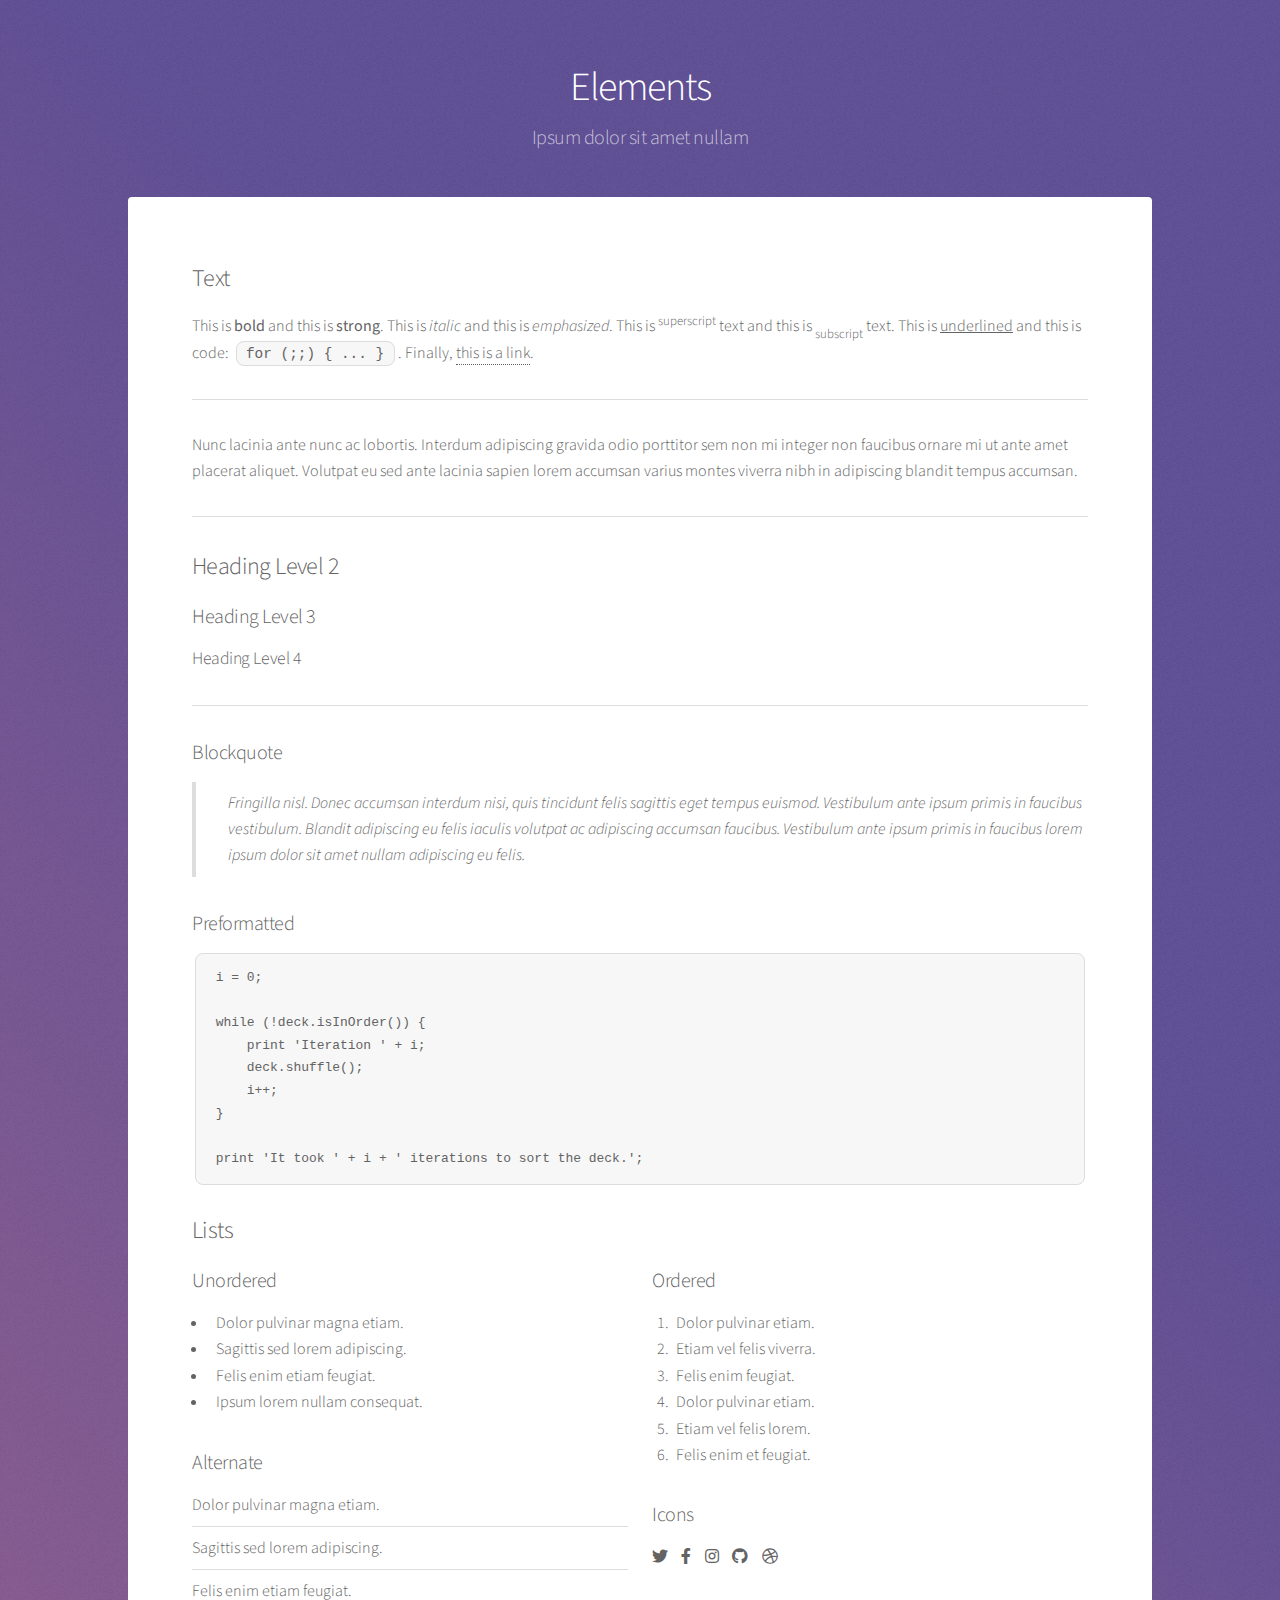
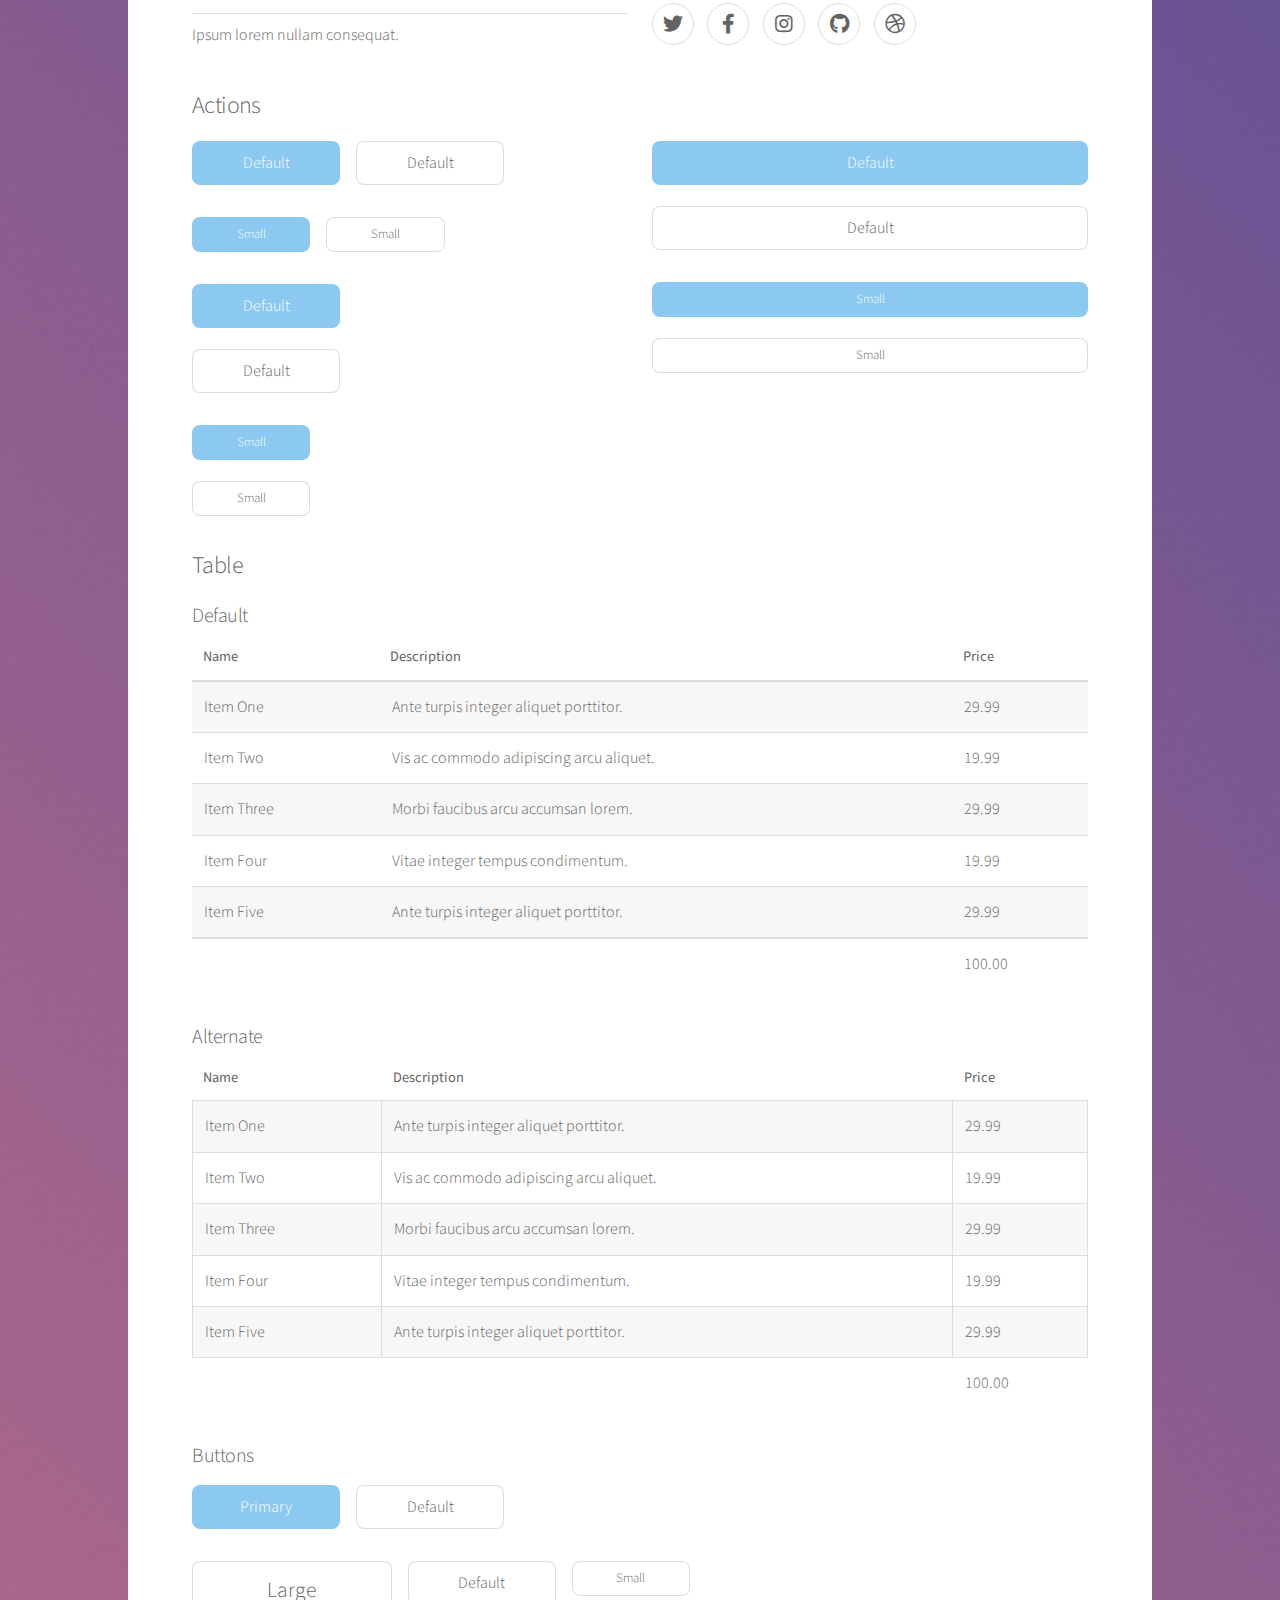
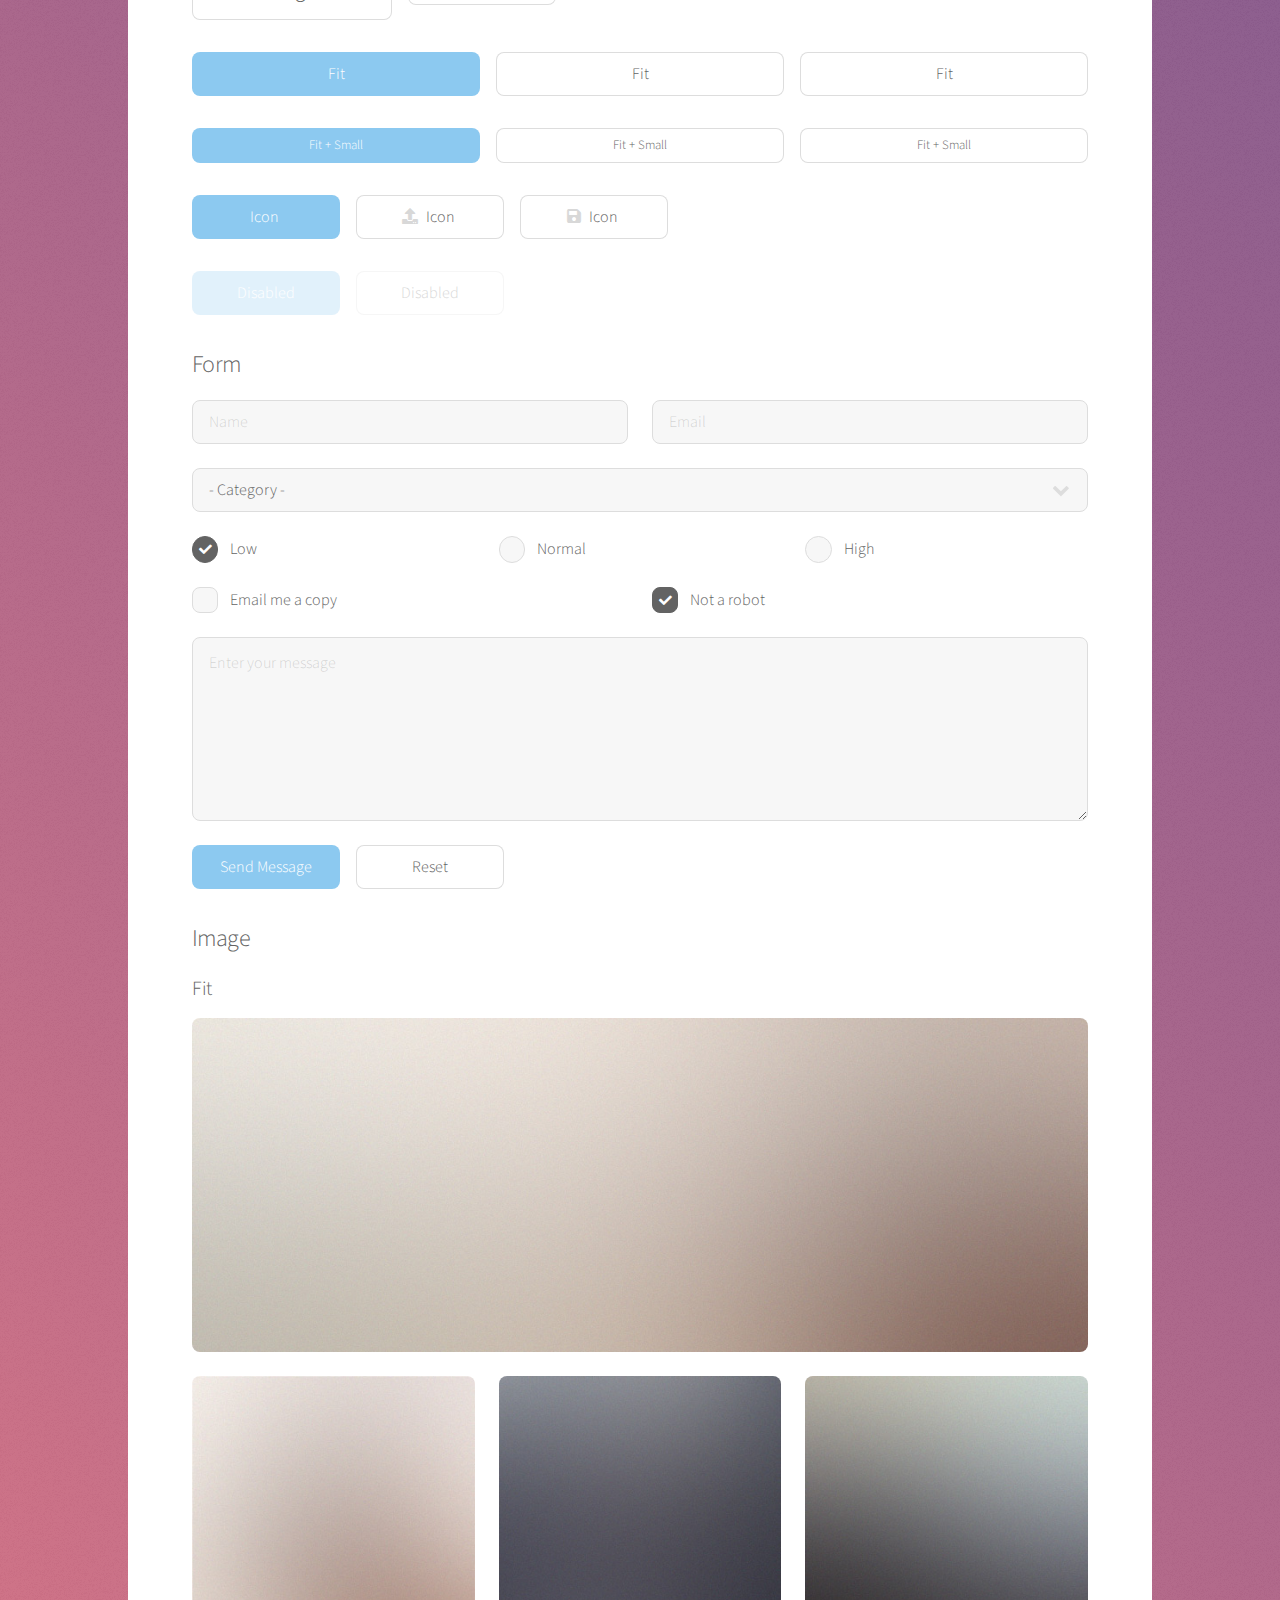
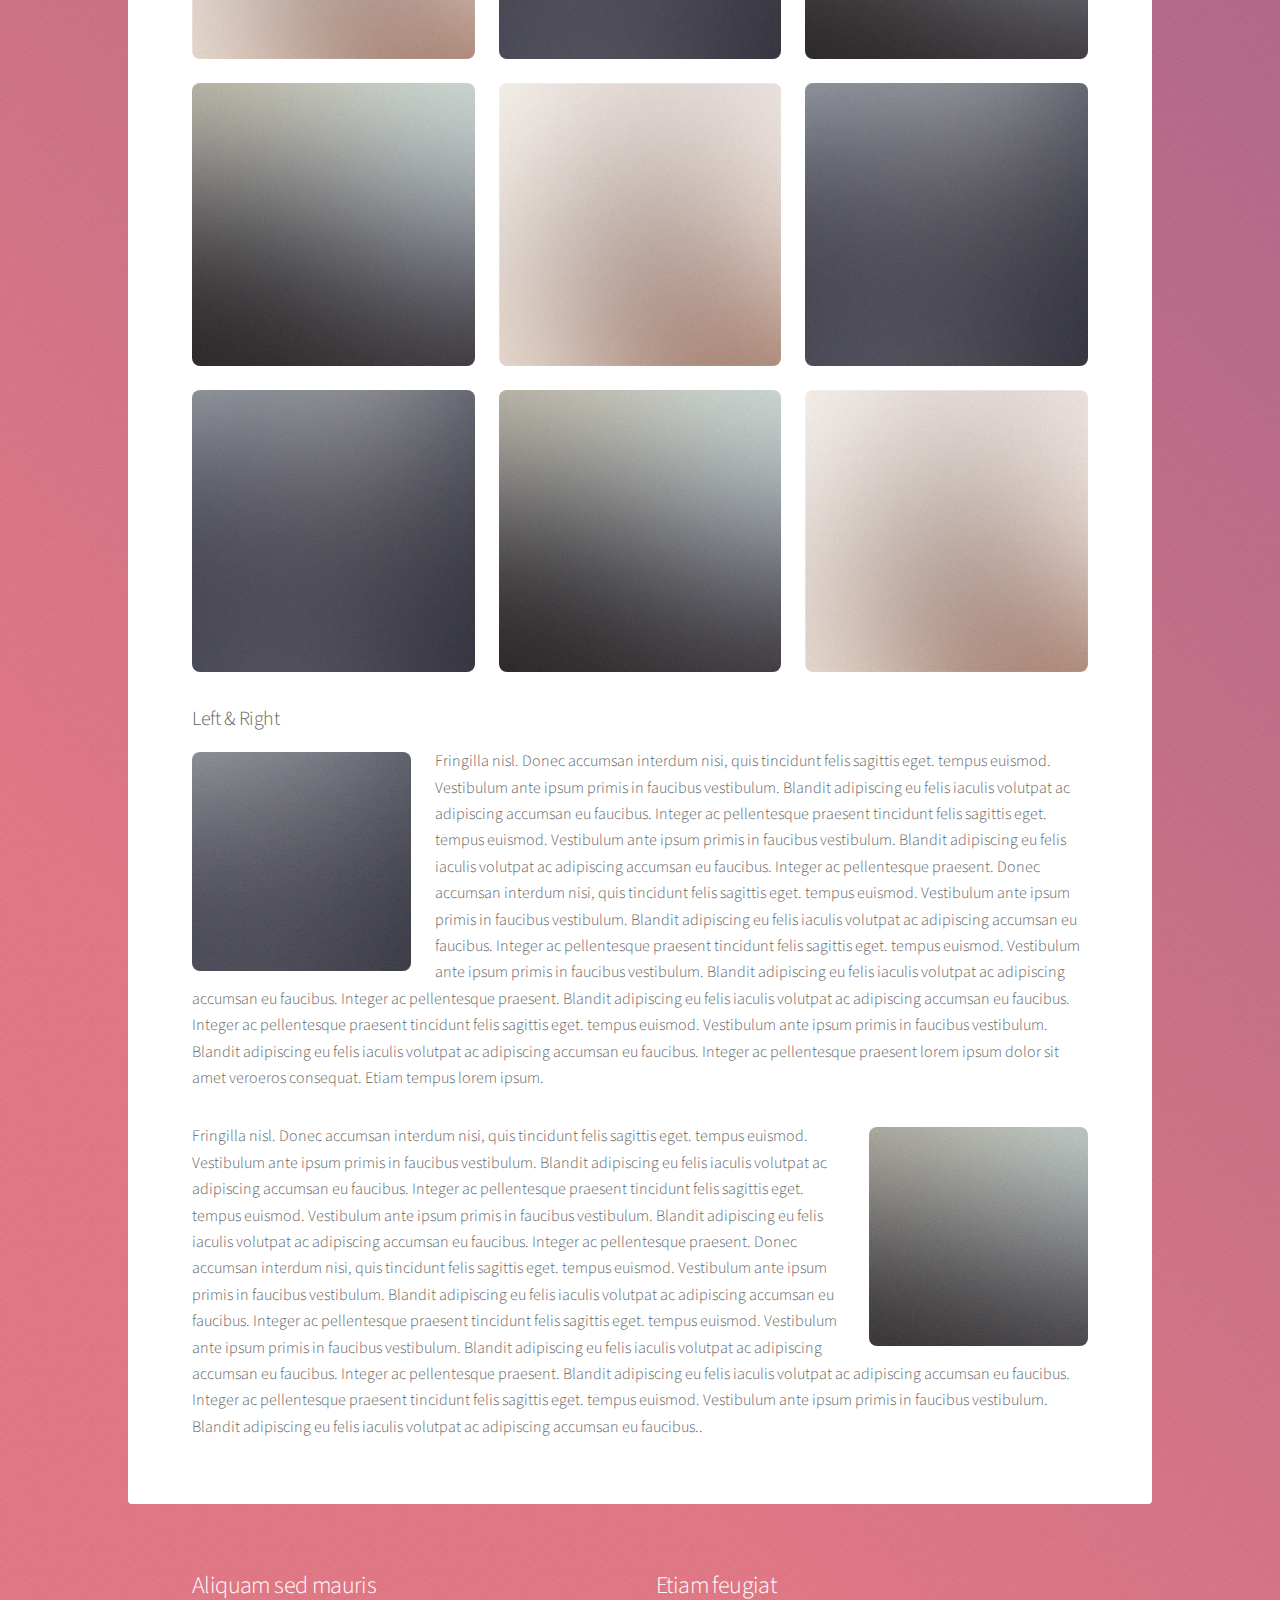
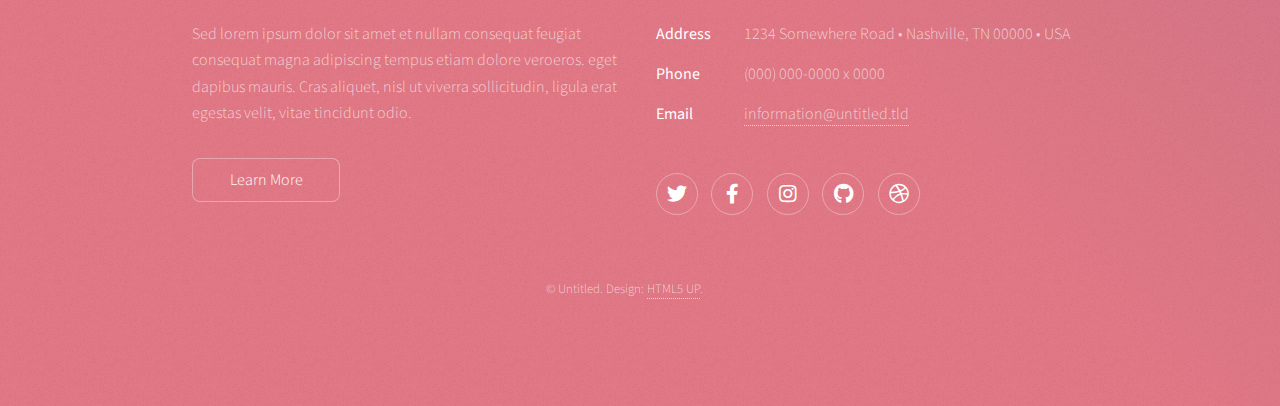
<file: elements.html>
<!DOCTYPE HTML>
<!--
	Stellar by HTML5 UP
	html5up.net | @ajlkn
	Free for personal and commercial use under the CCA 3.0 license (html5up.net/license)
-->
<html>
	<head>
		<title>Elements - Stellar by HTML5 UP</title>
		<meta charset="utf-8" />
		<meta name="viewport" content="width=device-width, initial-scale=1, user-scalable=no" />
		<link rel="stylesheet" href="assets/css/main.css" />
		<noscript><link rel="stylesheet" href="assets/css/noscript.css" /></noscript>
	</head>
	<body class="is-preload">

		<!-- Wrapper -->
			<div id="wrapper">

				<!-- Header -->
					<header id="header">
						<h1>Elements</h1>
						<p>Ipsum dolor sit amet nullam</p>
					</header>

				<!-- Main -->
					<div id="main">

						<!-- Content -->
							<section id="content" class="main">

								<!-- Text -->
									<section>
										<h2>Text</h2>
										<p>This is <b>bold</b> and this is <strong>strong</strong>. This is <i>italic</i> and this is <em>emphasized</em>.
										This is <sup>superscript</sup> text and this is <sub>subscript</sub> text.
										This is <u>underlined</u> and this is code: <code>for (;;) { ... }</code>. Finally, <a href="#">this is a link</a>.</p>
										<hr />
										<p>Nunc lacinia ante nunc ac lobortis. Interdum adipiscing gravida odio porttitor sem non mi integer non faucibus ornare mi ut ante amet placerat aliquet. Volutpat eu sed ante lacinia sapien lorem accumsan varius montes viverra nibh in adipiscing blandit tempus accumsan.</p>
										<hr />
										<h2>Heading Level 2</h2>
										<h3>Heading Level 3</h3>
										<h4>Heading Level 4</h4>
										<hr />
										<h3>Blockquote</h3>
										<blockquote>Fringilla nisl. Donec accumsan interdum nisi, quis tincidunt felis sagittis eget tempus euismod. Vestibulum ante ipsum primis in faucibus vestibulum. Blandit adipiscing eu felis iaculis volutpat ac adipiscing accumsan faucibus. Vestibulum ante ipsum primis in faucibus lorem ipsum dolor sit amet nullam adipiscing eu felis.</blockquote>
										<h3>Preformatted</h3>
										<pre><code>i = 0;

while (!deck.isInOrder()) {
    print 'Iteration ' + i;
    deck.shuffle();
    i++;
}

print 'It took ' + i + ' iterations to sort the deck.';</code></pre>
									</section>

								<!-- Lists -->
									<section>
										<h2>Lists</h2>
										<div class="row">
											<div class="col-6 col-12-medium">
												<h3>Unordered</h3>
												<ul>
													<li>Dolor pulvinar magna etiam.</li>
													<li>Sagittis sed lorem adipiscing.</li>
													<li>Felis enim etiam feugiat.</li>
													<li>Ipsum lorem nullam consequat.</li>
												</ul>
												<h3>Alternate</h3>
												<ul class="alt">
													<li>Dolor pulvinar magna etiam.</li>
													<li>Sagittis sed lorem adipiscing.</li>
													<li>Felis enim etiam feugiat.</li>
													<li>Ipsum lorem nullam consequat.</li>
												</ul>
											</div>
											<div class="col-6 col-12-medium">
												<h3>Ordered</h3>
												<ol>
													<li>Dolor pulvinar etiam.</li>
													<li>Etiam vel felis viverra.</li>
													<li>Felis enim feugiat.</li>
													<li>Dolor pulvinar etiam.</li>
													<li>Etiam vel felis lorem.</li>
													<li>Felis enim et feugiat.</li>
												</ol>
												<h3>Icons</h3>
												<ul class="icons">
													<li><a href="#" class="icon brands fa-twitter"><span class="label">Twitter</span></a></li>
													<li><a href="#" class="icon brands fa-facebook-f"><span class="label">Facebook</span></a></li>
													<li><a href="#" class="icon brands fa-instagram"><span class="label">Instagram</span></a></li>
													<li><a href="#" class="icon brands fa-github"><span class="label">GitHub</span></a></li>
													<li><a href="#" class="icon brands fa-dribbble"><span class="label">Dribbble</span></a></li>
												</ul>
												<ul class="icons">
													<li><a href="#" class="icon brands alt fa-twitter"><span class="label">Twitter</span></a></li>
													<li><a href="#" class="icon brands alt fa-facebook-f"><span class="label">Facebook</span></a></li>
													<li><a href="#" class="icon brands alt fa-instagram"><span class="label">Instagram</span></a></li>
													<li><a href="#" class="icon brands alt fa-github"><span class="label">GitHub</span></a></li>
													<li><a href="#" class="icon brands alt fa-dribbble"><span class="label">Dribbble</span></a></li>
												</ul>
											</div>
										</div>
										<h2>Actions</h2>
										<div class="row">
											<div class="col-6 col-12-medium">
												<ul class="actions">
													<li><a href="#" class="button primary">Default</a></li>
													<li><a href="#" class="button">Default</a></li>
												</ul>
												<ul class="actions small">
													<li><a href="#" class="button primary small">Small</a></li>
													<li><a href="#" class="button small">Small</a></li>
												</ul>
												<ul class="actions stacked">
													<li><a href="#" class="button primary">Default</a></li>
													<li><a href="#" class="button">Default</a></li>
												</ul>
												<ul class="actions stacked">
													<li><a href="#" class="button primary small">Small</a></li>
													<li><a href="#" class="button small">Small</a></li>
												</ul>
											</div>
											<div class="col-6 col-12-medium">
												<ul class="actions stacked">
													<li><a href="#" class="button primary fit">Default</a></li>
													<li><a href="#" class="button fit">Default</a></li>
												</ul>
												<ul class="actions stacked">
													<li><a href="#" class="button primary small fit">Small</a></li>
													<li><a href="#" class="button small fit">Small</a></li>
												</ul>
											</div>
										</div>
									</section>

								<!-- Table -->
									<section>
										<h2>Table</h2>
										<h3>Default</h3>
										<div class="table-wrapper">
											<table>
												<thead>
													<tr>
														<th>Name</th>
														<th>Description</th>
														<th>Price</th>
													</tr>
												</thead>
												<tbody>
													<tr>
														<td>Item One</td>
														<td>Ante turpis integer aliquet porttitor.</td>
														<td>29.99</td>
													</tr>
													<tr>
														<td>Item Two</td>
														<td>Vis ac commodo adipiscing arcu aliquet.</td>
														<td>19.99</td>
													</tr>
													<tr>
														<td>Item Three</td>
														<td> Morbi faucibus arcu accumsan lorem.</td>
														<td>29.99</td>
													</tr>
													<tr>
														<td>Item Four</td>
														<td>Vitae integer tempus condimentum.</td>
														<td>19.99</td>
													</tr>
													<tr>
														<td>Item Five</td>
														<td>Ante turpis integer aliquet porttitor.</td>
														<td>29.99</td>
													</tr>
												</tbody>
												<tfoot>
													<tr>
														<td colspan="2"></td>
														<td>100.00</td>
													</tr>
												</tfoot>
											</table>
										</div>

										<h3>Alternate</h3>
										<div class="table-wrapper">
											<table class="alt">
												<thead>
													<tr>
														<th>Name</th>
														<th>Description</th>
														<th>Price</th>
													</tr>
												</thead>
												<tbody>
													<tr>
														<td>Item One</td>
														<td>Ante turpis integer aliquet porttitor.</td>
														<td>29.99</td>
													</tr>
													<tr>
														<td>Item Two</td>
														<td>Vis ac commodo adipiscing arcu aliquet.</td>
														<td>19.99</td>
													</tr>
													<tr>
														<td>Item Three</td>
														<td> Morbi faucibus arcu accumsan lorem.</td>
														<td>29.99</td>
													</tr>
													<tr>
														<td>Item Four</td>
														<td>Vitae integer tempus condimentum.</td>
														<td>19.99</td>
													</tr>
													<tr>
														<td>Item Five</td>
														<td>Ante turpis integer aliquet porttitor.</td>
														<td>29.99</td>
													</tr>
												</tbody>
												<tfoot>
													<tr>
														<td colspan="2"></td>
														<td>100.00</td>
													</tr>
												</tfoot>
											</table>
										</div>
									</section>

								<!-- Buttons -->
									<section>
										<h3>Buttons</h3>
										<ul class="actions">
											<li><a href="#" class="button primary">Primary</a></li>
											<li><a href="#" class="button">Default</a></li>
										</ul>
										<ul class="actions">
											<li><a href="#" class="button large">Large</a></li>
											<li><a href="#" class="button">Default</a></li>
											<li><a href="#" class="button small">Small</a></li>
										</ul>
										<ul class="actions fit">
											<li><a href="#" class="button primary fit">Fit</a></li>
											<li><a href="#" class="button fit">Fit</a></li>
											<li><a href="#" class="button fit">Fit</a></li>
										</ul>
										<ul class="actions fit small">
											<li><a href="#" class="button primary fit small">Fit + Small</a></li>
											<li><a href="#" class="button fit small">Fit + Small</a></li>
											<li><a href="#" class="button fit small">Fit + Small</a></li>
										</ul>
										<ul class="actions">
											<li><a href="#" class="button primary icon solidfa-download">Icon</a></li>
											<li><a href="#" class="button icon solid fa-upload">Icon</a></li>
											<li><a href="#" class="button icon solid fa-save">Icon</a></li>
										</ul>
										<ul class="actions">
											<li><span class="button primary disabled">Disabled</span></li>
											<li><span class="button disabled">Disabled</span></li>
										</ul>
									</section>

								<!-- Form -->
									<section>
										<h2>Form</h2>
										<form method="post" action="#">
											<div class="row gtr-uniform">
												<div class="col-6 col-12-xsmall">
													<input type="text" name="demo-name" id="demo-name" value="" placeholder="Name" />
												</div>
												<div class="col-6 col-12-xsmall">
													<input type="email" name="demo-email" id="demo-email" value="" placeholder="Email" />
												</div>
												<div class="col-12">
													<select name="demo-category" id="demo-category">
														<option value="">- Category -</option>
														<option value="1">Manufacturing</option>
														<option value="1">Shipping</option>
														<option value="1">Administration</option>
														<option value="1">Human Resources</option>
													</select>
												</div>
												<div class="col-4 col-12-small">
													<input type="radio" id="demo-priority-low" name="demo-priority" checked>
													<label for="demo-priority-low">Low</label>
												</div>
												<div class="col-4 col-12-small">
													<input type="radio" id="demo-priority-normal" name="demo-priority">
													<label for="demo-priority-normal">Normal</label>
												</div>
												<div class="col-4 col-12-small">
													<input type="radio" id="demo-priority-high" name="demo-priority">
													<label for="demo-priority-high">High</label>
												</div>
												<div class="col-6 col-12-small">
													<input type="checkbox" id="demo-copy" name="demo-copy">
													<label for="demo-copy">Email me a copy</label>
												</div>
												<div class="col-6 col-12-small">
													<input type="checkbox" id="demo-human" name="demo-human" checked>
													<label for="demo-human">Not a robot</label>
												</div>
												<div class="col-12">
													<textarea name="demo-message" id="demo-message" placeholder="Enter your message" rows="6"></textarea>
												</div>
												<div class="col-12">
													<ul class="actions">
														<li><input type="submit" value="Send Message" class="primary" /></li>
														<li><input type="reset" value="Reset" /></li>
													</ul>
												</div>
											</div>
										</form>
									</section>

								<!-- Image -->
									<section>
										<h2>Image</h2>
										<h3>Fit</h3>
										<div class="box alt">
											<div class="row gtr-uniform">
												<div class="col-12"><span class="image fit"><img src="images/pic04.jpg" alt="" /></span></div>
												<div class="col-4"><span class="image fit"><img src="images/pic01.jpg" alt="" /></span></div>
												<div class="col-4"><span class="image fit"><img src="images/pic02.jpg" alt="" /></span></div>
												<div class="col-4"><span class="image fit"><img src="images/pic03.jpg" alt="" /></span></div>
												<div class="col-4"><span class="image fit"><img src="images/pic03.jpg" alt="" /></span></div>
												<div class="col-4"><span class="image fit"><img src="images/pic01.jpg" alt="" /></span></div>
												<div class="col-4"><span class="image fit"><img src="images/pic02.jpg" alt="" /></span></div>
												<div class="col-4"><span class="image fit"><img src="images/pic02.jpg" alt="" /></span></div>
												<div class="col-4"><span class="image fit"><img src="images/pic03.jpg" alt="" /></span></div>
												<div class="col-4"><span class="image fit"><img src="images/pic01.jpg" alt="" /></span></div>
											</div>
										</div>
										<h3>Left &amp; Right</h3>
										<p><span class="image left"><img src="images/pic05.jpg" alt="" /></span>Fringilla nisl. Donec accumsan interdum nisi, quis tincidunt felis sagittis eget. tempus euismod. Vestibulum ante ipsum primis in faucibus vestibulum. Blandit adipiscing eu felis iaculis volutpat ac adipiscing accumsan eu faucibus. Integer ac pellentesque praesent tincidunt felis sagittis eget. tempus euismod. Vestibulum ante ipsum primis in faucibus vestibulum. Blandit adipiscing eu felis iaculis volutpat ac adipiscing accumsan eu faucibus. Integer ac pellentesque praesent. Donec accumsan interdum nisi, quis tincidunt felis sagittis eget. tempus euismod. Vestibulum ante ipsum primis in faucibus vestibulum. Blandit adipiscing eu felis iaculis volutpat ac adipiscing accumsan eu faucibus. Integer ac pellentesque praesent tincidunt felis sagittis eget. tempus euismod. Vestibulum ante ipsum primis in faucibus vestibulum. Blandit adipiscing eu felis iaculis volutpat ac adipiscing accumsan eu faucibus. Integer ac pellentesque praesent. Blandit adipiscing eu felis iaculis volutpat ac adipiscing accumsan eu faucibus. Integer ac pellentesque praesent tincidunt felis sagittis eget. tempus euismod. Vestibulum ante ipsum primis in faucibus vestibulum. Blandit adipiscing eu felis iaculis volutpat ac adipiscing accumsan eu faucibus. Integer ac pellentesque praesent lorem ipsum dolor sit amet veroeros consequat. Etiam tempus lorem ipsum.</p>
										<p><span class="image right"><img src="images/pic06.jpg" alt="" /></span>Fringilla nisl. Donec accumsan interdum nisi, quis tincidunt felis sagittis eget. tempus euismod. Vestibulum ante ipsum primis in faucibus vestibulum. Blandit adipiscing eu felis iaculis volutpat ac adipiscing accumsan eu faucibus. Integer ac pellentesque praesent tincidunt felis sagittis eget. tempus euismod. Vestibulum ante ipsum primis in faucibus vestibulum. Blandit adipiscing eu felis iaculis volutpat ac adipiscing accumsan eu faucibus. Integer ac pellentesque praesent. Donec accumsan interdum nisi, quis tincidunt felis sagittis eget. tempus euismod. Vestibulum ante ipsum primis in faucibus vestibulum. Blandit adipiscing eu felis iaculis volutpat ac adipiscing accumsan eu faucibus. Integer ac pellentesque praesent tincidunt felis sagittis eget. tempus euismod. Vestibulum ante ipsum primis in faucibus vestibulum. Blandit adipiscing eu felis iaculis volutpat ac adipiscing accumsan eu faucibus. Integer ac pellentesque praesent. Blandit adipiscing eu felis iaculis volutpat ac adipiscing accumsan eu faucibus. Integer ac pellentesque praesent tincidunt felis sagittis eget. tempus euismod. Vestibulum ante ipsum primis in faucibus vestibulum. Blandit adipiscing eu felis iaculis volutpat ac adipiscing accumsan eu faucibus..</p>
									</section>

							</section>

					</div>

				<!-- Footer -->
					<footer id="footer">
						<section>
							<h2>Aliquam sed mauris</h2>
							<p>Sed lorem ipsum dolor sit amet et nullam consequat feugiat consequat magna adipiscing tempus etiam dolore veroeros. eget dapibus mauris. Cras aliquet, nisl ut viverra sollicitudin, ligula erat egestas velit, vitae tincidunt odio.</p>
							<ul class="actions">
								<li><a href="#" class="button">Learn More</a></li>
							</ul>
						</section>
						<section>
							<h2>Etiam feugiat</h2>
							<dl class="alt">
								<dt>Address</dt>
								<dd>1234 Somewhere Road &bull; Nashville, TN 00000 &bull; USA</dd>
								<dt>Phone</dt>
								<dd>(000) 000-0000 x 0000</dd>
								<dt>Email</dt>
								<dd><a href="#">information@untitled.tld</a></dd>
							</dl>
							<ul class="icons">
								<li><a href="#" class="icon brands fa-twitter alt"><span class="label">Twitter</span></a></li>
								<li><a href="#" class="icon brands fa-facebook-f alt"><span class="label">Facebook</span></a></li>
								<li><a href="#" class="icon brands fa-instagram alt"><span class="label">Instagram</span></a></li>
								<li><a href="#" class="icon brands fa-github alt"><span class="label">GitHub</span></a></li>
								<li><a href="#" class="icon brands fa-dribbble alt"><span class="label">Dribbble</span></a></li>
							</ul>
						</section>
						<p class="copyright">&copy; Untitled. Design: <a href="https://html5up.net">HTML5 UP</a>.</p>
					</footer>

			</div>

		<!-- Scripts -->
			<script src="assets/js/jquery.min.js"></script>
			<script src="assets/js/jquery.scrollex.min.js"></script>
			<script src="assets/js/jquery.scrolly.min.js"></script>
			<script src="assets/js/browser.min.js"></script>
			<script src="assets/js/breakpoints.min.js"></script>
			<script src="assets/js/util.js"></script>
			<script src="assets/js/main.js"></script>

	</body>
</html>
</file>
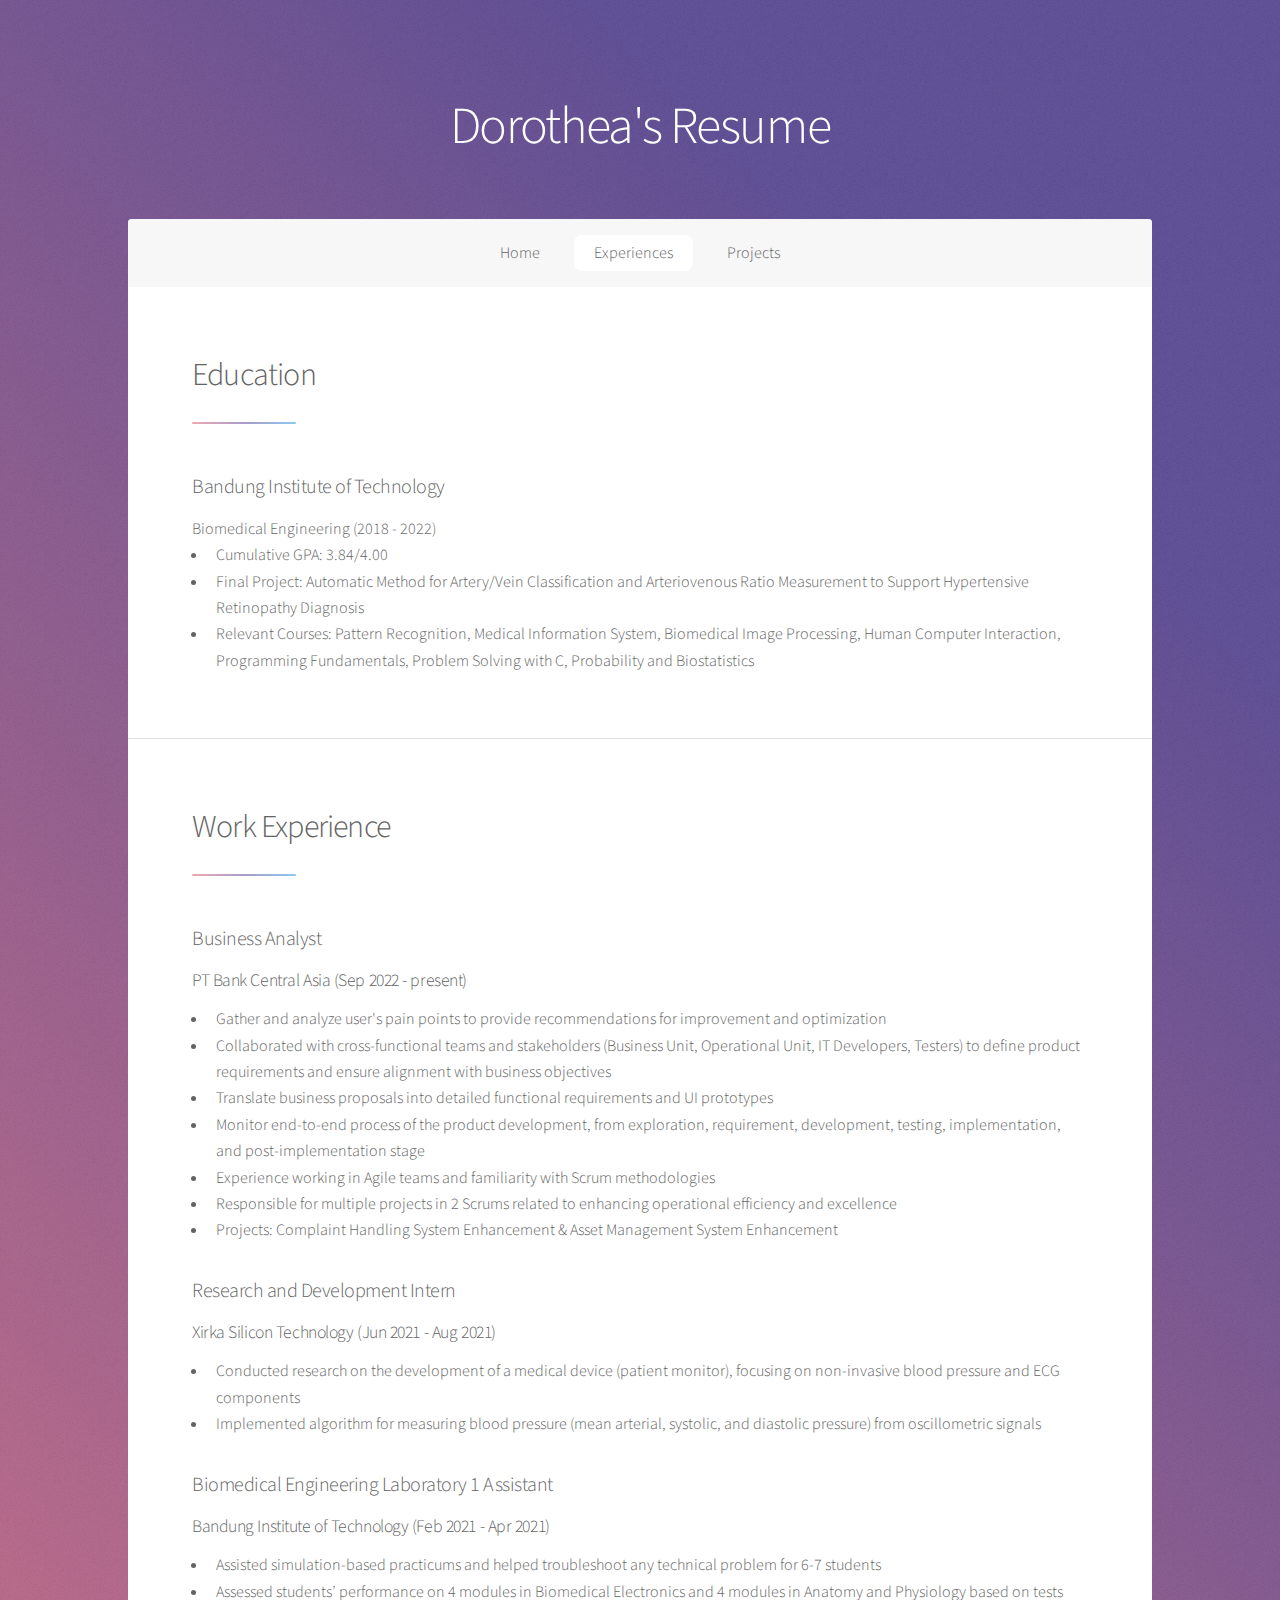
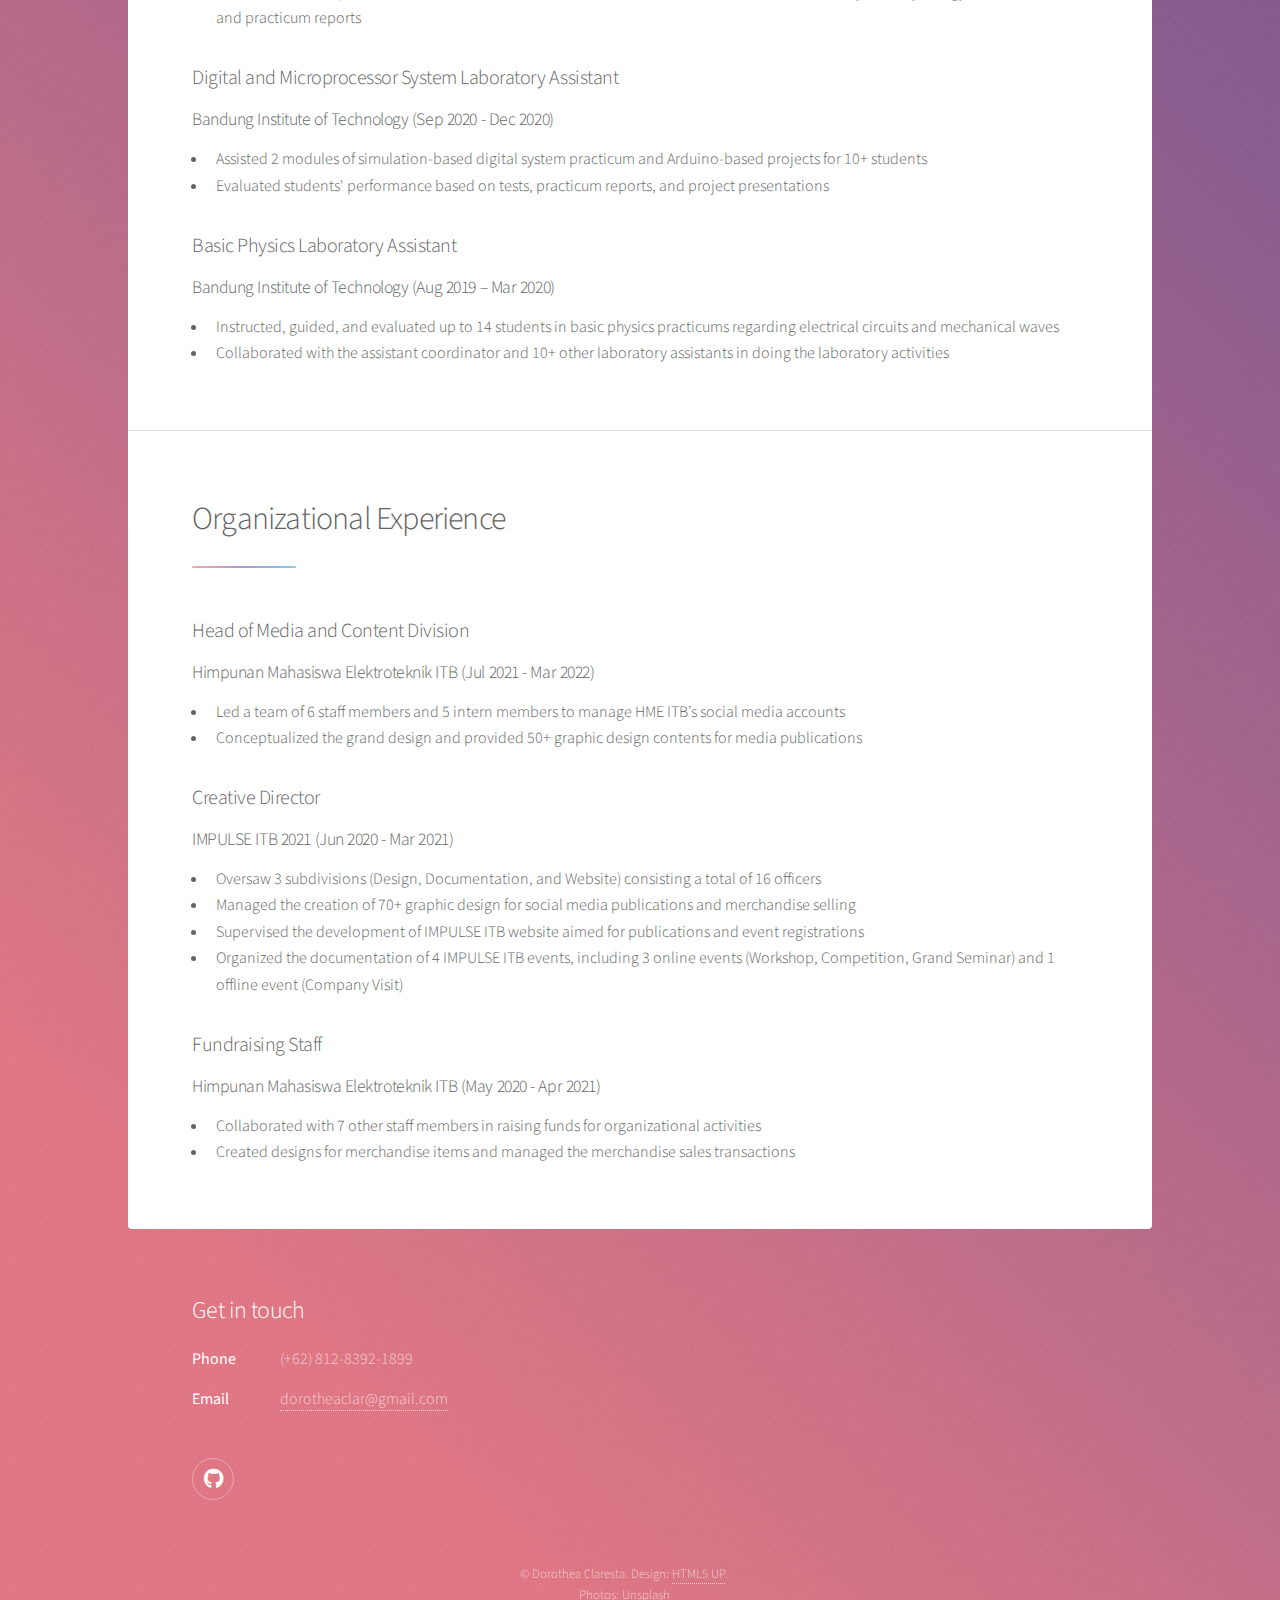
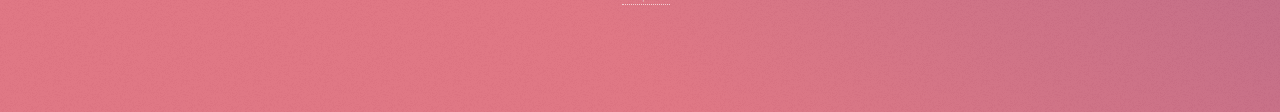
<file: experience.html>
<!DOCTYPE HTML>
<!--
	Stellar by HTML5 UP
	html5up.net | @ajlkn
	Free for personal and commercial use under the CCA 3.0 license (html5up.net/license)
-->
<html>
	<head>
		<title>Dorothea's Experiences</title>
		<meta charset="utf-8" />
		<meta name="viewport" content="width=device-width, initial-scale=1, user-scalable=no" />
		<link rel="stylesheet" href="assets/css/main.css" />
		<noscript><link rel="stylesheet" href="assets/css/noscript.css" /></noscript>
	</head>

	

	<body class="is-preload">

		<!-- Wrapper -->
			<div id="wrapper">

				<!-- Header -->
					<header id="header" class="alt">
						<h1>Dorothea's Resume</h1>					
					</header>
				
				<!-- Nav -->
				<nav id="nav">
					<ul>
						<li><a href="index.html">Home</a></li>
						<li><a href="experience.html" class="active">Experiences</a></li>
						<li><a href="projects.html">Projects</a></li>
					</ul>
				</nav>

				<!-- Main -->
					<div id="main">
						<!-- Content -->
							<!-- EDUCATION -->
							<section id="content" class="main">
								<header class="major">
									<h2>Education</h2>
								</header>
								<h3>Bandung Institute of Technology</h3>
								Biomedical Engineering (2018 - 2022)
								<ul>
									<li>Cumulative GPA: 3.84/4.00</li>
									<li>Final Project: Automatic Method for Artery/Vein Classification and Arteriovenous Ratio Measurement to Support Hypertensive Retinopathy Diagnosis</li>
									<li>Relevant Courses: Pattern Recognition, Medical Information System, Biomedical Image Processing, Human Computer Interaction,
										Programming Fundamentals, Problem Solving with C, Probability and Biostatistics</li>
								</ul>
							</section>

							<!-- WORK EXPERIENCE -->
							<section id="content" class="main">
								<header class="major">
								<h2>Work Experience</h2>
								</header>

								<h3>Business Analyst</h3>
								<h4>PT Bank Central Asia (Sep 2022 - present)</h4>
								<ul>
									<li>Gather and analyze user's pain points to provide recommendations for improvement and optimization</li>
									<li>Collaborated with cross-functional teams and stakeholders (Business Unit, Operational Unit, IT Developers, Testers)
										to define product requirements and ensure alignment with business objectives</li>
									<li>Translate business proposals into detailed functional requirements and UI prototypes</li>
									<li>Monitor end-to-end process of the product development, from exploration, requirement, development,
										testing, implementation, and post-implementation stage</li>
									<li>Experience working in Agile teams and familiarity with Scrum methodologies</li>
									<li>Responsible for multiple projects in 2 Scrums related to enhancing operational efficiency and excellence</li>
									<li>Projects: Complaint Handling System Enhancement & Asset Management System Enhancement</li>
								</ul>

								<h3>Research and Development Intern</h3>
								<h4>Xirka Silicon Technology (Jun 2021 - Aug 2021)</h4>
								<ul>
									<li>Conducted research on the development of a medical device (patient monitor), focusing on non-invasive
										blood pressure and ECG components</li>
									<li>Implemented algorithm for measuring blood pressure (mean arterial, systolic, and diastolic pressure) from 
										oscillometric signals</li>
								</ul>

								<h3>Biomedical Engineering Laboratory 1 Assistant</h3>
								<h4>Bandung Institute of Technology (Feb 2021 - Apr 2021)</h4>
								<ul>
									<li>Assisted simulation-based practicums and helped troubleshoot any technical problem for 6-7 students</li>
									<li>Assessed students’ performance on 4 modules in Biomedical Electronics and 4 modules in Anatomy and 
										Physiology based on tests and practicum reports</li>
								</ul>
								
								<h3>Digital and Microprocessor System Laboratory Assistant</h3>
								<h4>Bandung Institute of Technology (Sep 2020 - Dec 2020)</h4>
								<ul>
									<li>Assisted 2 modules of simulation-based digital system practicum and Arduino-based projects for 10+ students</li>
									<li>Evaluated students' performance based on tests, practicum reports, and project presentations</li>
								</ul>

								<h3>Basic Physics Laboratory Assistant</h3>
								<h4>Bandung Institute of Technology (Aug 2019 – Mar 2020)</h4>
								<ul>
									<li>Instructed, guided, and evaluated up to 14 students in basic physics practicums regarding electrical 
										circuits and mechanical waves</li>
									<li>Collaborated with the assistant coordinator and 10+ other laboratory assistants in doing the laboratory 
										activities</li>
								</ul>
							</section>

							<!-- ORGANIZATIONAL EXPERIENCE -->
							<section id="content" class="main">
								<header class="major">
									<h2>Organizational Experience</h2>
								</header>
									
								<h3>Head of Media and Content Division</h3>
								<h4>Himpunan Mahasiswa Elektroteknik ITB (Jul 2021 - Mar 2022)</h4>
								<ul>
									<li>Led a team of 6 staff members and 5 intern members to manage HME ITB’s social media accounts</li>
									<li>Conceptualized the grand design and provided 50+ graphic design contents for media publications</li>
								</ul>
								
								<h3>Creative Director</h3>
								<h4>IMPULSE ITB 2021 (Jun 2020 - Mar 2021)</h4>
								<ul>
									<li>Oversaw 3 subdivisions (Design, Documentation, and Website) consisting a total of 16 officers</li>
									<li>Managed the creation of 70+ graphic design for social media publications and merchandise selling</li>
									<li>Supervised the development of IMPULSE ITB website aimed for publications and event registrations</li>
									<li>Organized the documentation of 4 IMPULSE ITB events, including 3 online events (Workshop, 
										Competition, Grand Seminar) and 1 offline event (Company Visit)
									</li>
								</ul>
								
								<h3>Fundraising Staff</h3>
								<h4>Himpunan Mahasiswa Elektroteknik ITB (May 2020 - Apr 2021)</h4>
								<ul>
									<li>Collaborated with 7 other staff members in raising funds for organizational activities</li>
									<li>Created designs for merchandise items and managed the merchandise sales transactions</li>
									<!-- Created graphic designs for merchandise selling and managed sales transactions for merchandise items -->
								</ul>
							</section>
					</div>

				<!-- Footer -->
				<footer id="footer">
					<section>
						<h2>Get in touch</h2>
						<dl class="alt">
							<!-- <dt>Address</dt>
							<dd>1234 Somewhere Road &bull; Nashville, TN 00000 &bull; USA</dd> -->
							<dt>Phone</dt>
							<dd>(+62) 812-8392-1899</dd>
							<dt>Email</dt>
							<dd><a href="#">dorotheaclar@gmail.com</a></dd>
						</dl>
						<ul class="icons">
							<li><a href="https://github.com/dorotheacp" class="icon brands fa-github alt"><span class="label">GitHub</span></a></li>
							<!-- <li><a href="https://public.tableau.com/app/profile/dorothea.claresta" class="icon solid fa-chart-line alt"><span class="label">Tableau</span></a></li> -->
						</ul>
					</section>
					<p class="copyright">&copy; Dorothea Claresta. Design: <a href="https://html5up.net">HTML5 UP</a>. 
					</br>Photos: <a href="https://unsplash.com/">Unsplash</a>
					</p>
				</footer>

			</div>

		<!-- Scripts -->
			<script src="assets/js/jquery.min.js"></script>
			<script src="assets/js/jquery.scrollex.min.js"></script>
			<script src="assets/js/jquery.scrolly.min.js"></script>
			<script src="assets/js/browser.min.js"></script>
			<script src="assets/js/breakpoints.min.js"></script>
			<script src="assets/js/util.js"></script>
			<script src="assets/js/main.js"></script>

	</body>
</html>
</file>
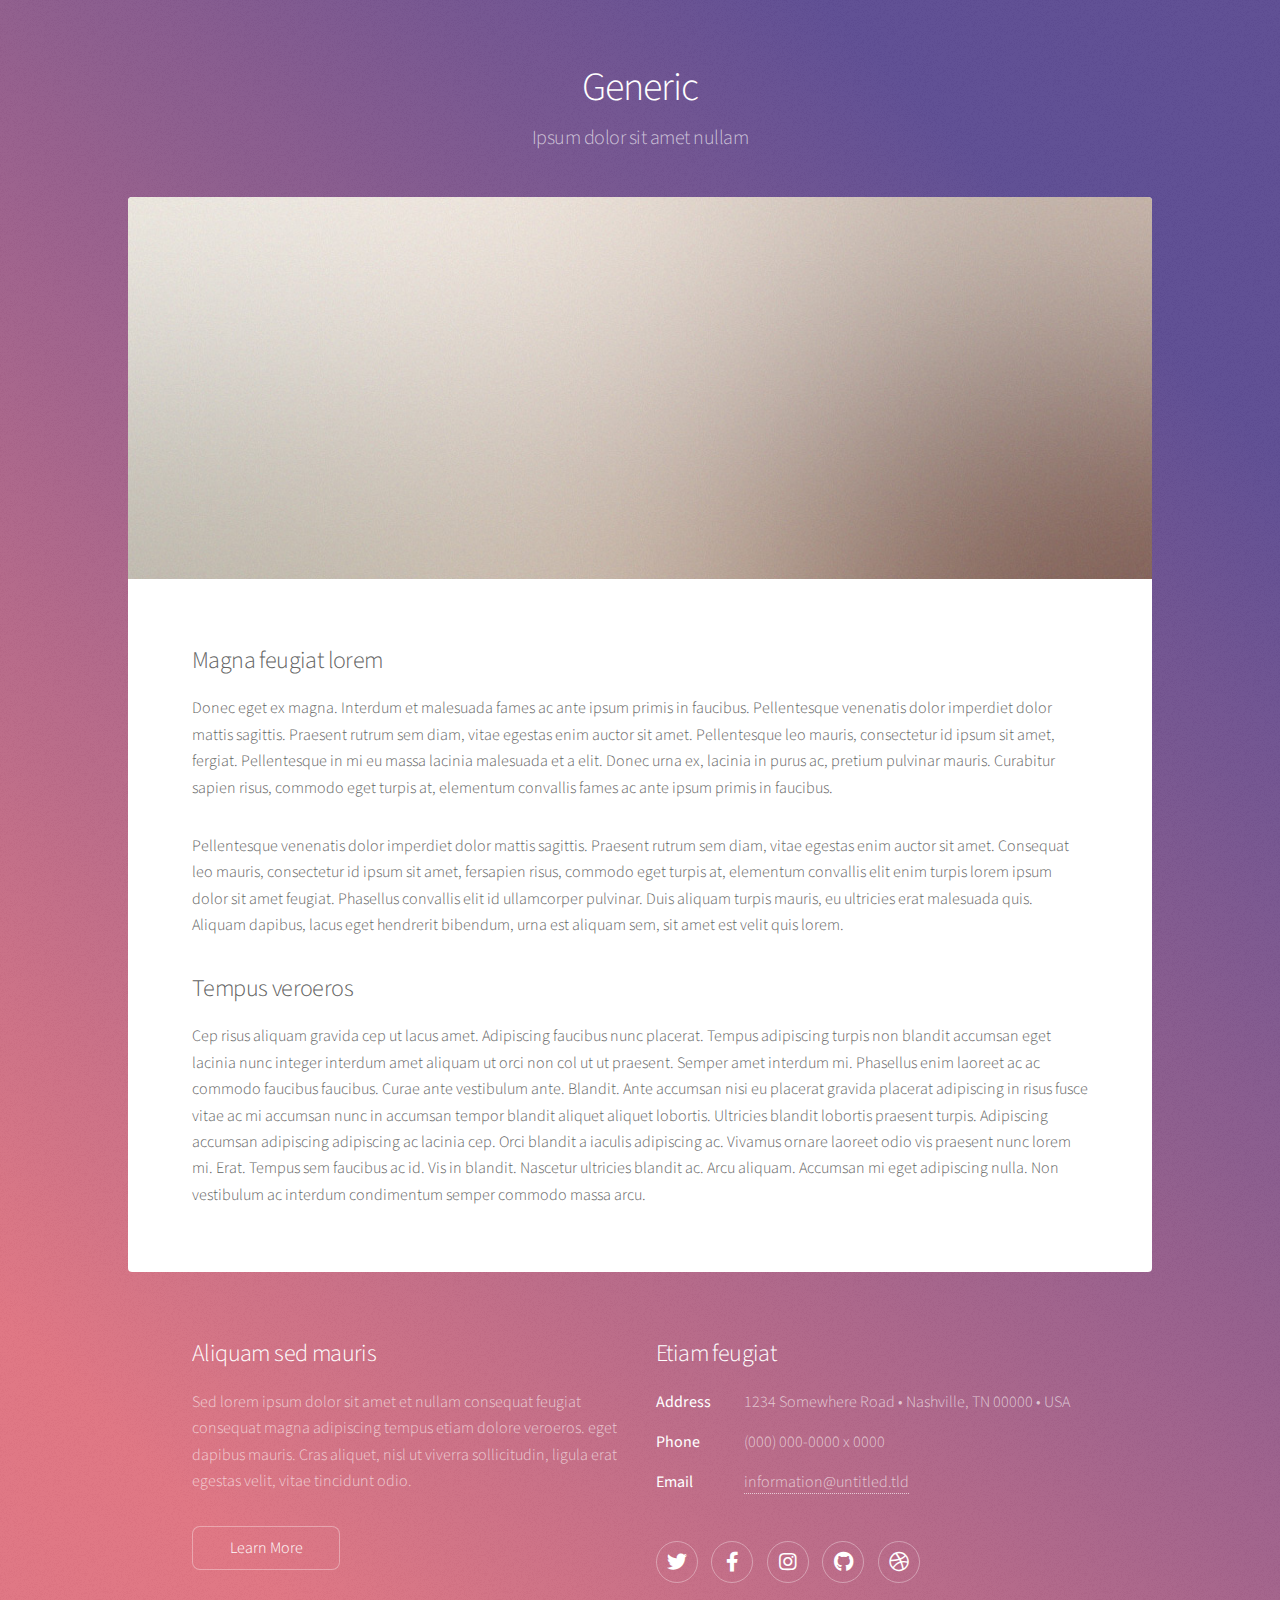
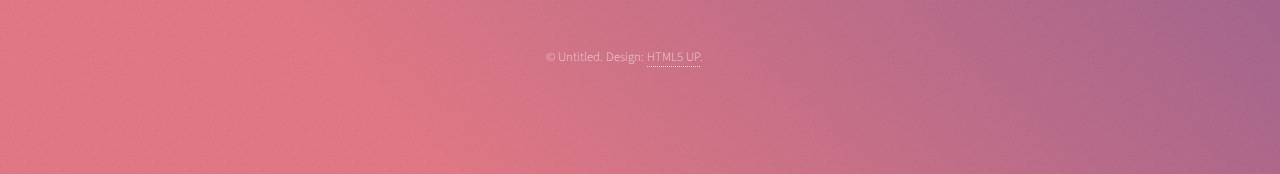
<file: generic.html>
<!DOCTYPE HTML>
<!--
	Stellar by HTML5 UP
	html5up.net | @ajlkn
	Free for personal and commercial use under the CCA 3.0 license (html5up.net/license)
-->
<html>
	<head>
		<title>Generic - Stellar by HTML5 UP</title>
		<meta charset="utf-8" />
		<meta name="viewport" content="width=device-width, initial-scale=1, user-scalable=no" />
		<link rel="stylesheet" href="assets/css/main.css" />
		<noscript><link rel="stylesheet" href="assets/css/noscript.css" /></noscript>
	</head>
	<body class="is-preload">

		<!-- Wrapper -->
			<div id="wrapper">

				<!-- Header -->
					<header id="header">
						<h1>Generic</h1>
						<p>Ipsum dolor sit amet nullam</p>
					</header>

				<!-- Main -->
					<div id="main">

						<!-- Content -->
							<section id="content" class="main">
								<span class="image main"><img src="images/pic04.jpg" alt="" /></span>
								<h2>Magna feugiat lorem</h2>
								<p>Donec eget ex magna. Interdum et malesuada fames ac ante ipsum primis in faucibus. Pellentesque venenatis dolor imperdiet dolor mattis sagittis. Praesent rutrum sem diam, vitae egestas enim auctor sit amet. Pellentesque leo mauris, consectetur id ipsum sit amet, fergiat. Pellentesque in mi eu massa lacinia malesuada et a elit. Donec urna ex, lacinia in purus ac, pretium pulvinar mauris. Curabitur sapien risus, commodo eget turpis at, elementum convallis fames ac ante ipsum primis in faucibus.</p>
								<p>Pellentesque venenatis dolor imperdiet dolor mattis sagittis. Praesent rutrum sem diam, vitae egestas enim auctor sit amet. Consequat leo mauris, consectetur id ipsum sit amet, fersapien risus, commodo eget turpis at, elementum convallis elit enim turpis lorem ipsum dolor sit amet feugiat. Phasellus convallis elit id ullamcorper pulvinar. Duis aliquam turpis mauris, eu ultricies erat malesuada quis. Aliquam dapibus, lacus eget hendrerit bibendum, urna est aliquam sem, sit amet est velit quis lorem.</p>
								<h2>Tempus veroeros</h2>
								<p>Cep risus aliquam gravida cep ut lacus amet. Adipiscing faucibus nunc placerat. Tempus adipiscing turpis non blandit accumsan eget lacinia nunc integer interdum amet aliquam ut orci non col ut ut praesent. Semper amet interdum mi. Phasellus enim laoreet ac ac commodo faucibus faucibus. Curae ante vestibulum ante. Blandit. Ante accumsan nisi eu placerat gravida placerat adipiscing in risus fusce vitae ac mi accumsan nunc in accumsan tempor blandit aliquet aliquet lobortis. Ultricies blandit lobortis praesent turpis. Adipiscing accumsan adipiscing adipiscing ac lacinia cep. Orci blandit a iaculis adipiscing ac. Vivamus ornare laoreet odio vis praesent nunc lorem mi. Erat. Tempus sem faucibus ac id. Vis in blandit. Nascetur ultricies blandit ac. Arcu aliquam. Accumsan mi eget adipiscing nulla. Non vestibulum ac interdum condimentum semper commodo massa arcu.</p>
							</section>

					</div>

				<!-- Footer -->
					<footer id="footer">
						<section>
							<h2>Aliquam sed mauris</h2>
							<p>Sed lorem ipsum dolor sit amet et nullam consequat feugiat consequat magna adipiscing tempus etiam dolore veroeros. eget dapibus mauris. Cras aliquet, nisl ut viverra sollicitudin, ligula erat egestas velit, vitae tincidunt odio.</p>
							<ul class="actions">
								<li><a href="#" class="button">Learn More</a></li>
							</ul>
						</section>
						<section>
							<h2>Etiam feugiat</h2>
							<dl class="alt">
								<dt>Address</dt>
								<dd>1234 Somewhere Road &bull; Nashville, TN 00000 &bull; USA</dd>
								<dt>Phone</dt>
								<dd>(000) 000-0000 x 0000</dd>
								<dt>Email</dt>
								<dd><a href="#">information@untitled.tld</a></dd>
							</dl>
							<ul class="icons">
								<li><a href="#" class="icon brands fa-twitter alt"><span class="label">Twitter</span></a></li>
								<li><a href="#" class="icon brands fa-facebook-f alt"><span class="label">Facebook</span></a></li>
								<li><a href="#" class="icon brands fa-instagram alt"><span class="label">Instagram</span></a></li>
								<li><a href="#" class="icon brands fa-github alt"><span class="label">GitHub</span></a></li>
								<li><a href="#" class="icon brands fa-dribbble alt"><span class="label">Dribbble</span></a></li>
							</ul>
						</section>
						<p class="copyright">&copy; Untitled. Design: <a href="https://html5up.net">HTML5 UP</a>.</p>
					</footer>

			</div>

		<!-- Scripts -->
			<script src="assets/js/jquery.min.js"></script>
			<script src="assets/js/jquery.scrollex.min.js"></script>
			<script src="assets/js/jquery.scrolly.min.js"></script>
			<script src="assets/js/browser.min.js"></script>
			<script src="assets/js/breakpoints.min.js"></script>
			<script src="assets/js/util.js"></script>
			<script src="assets/js/main.js"></script>

	</body>
</html>
</file>
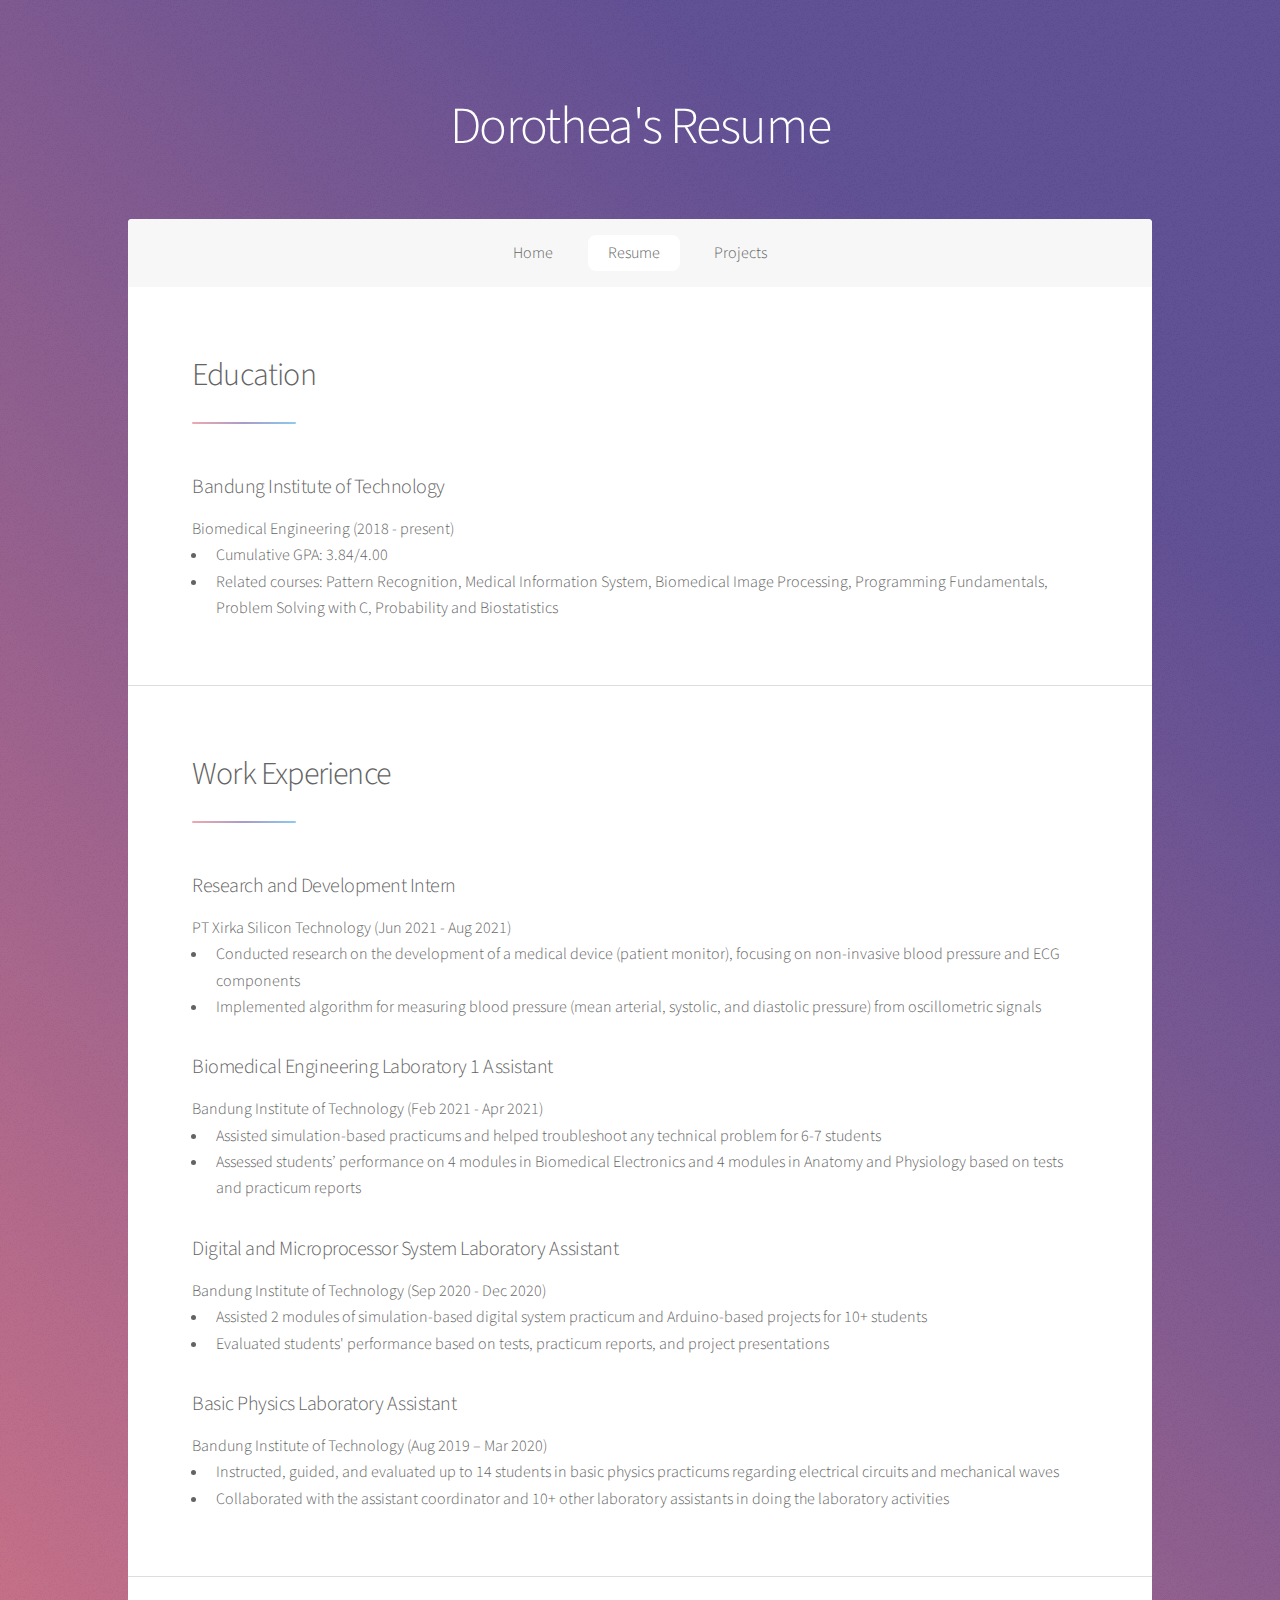
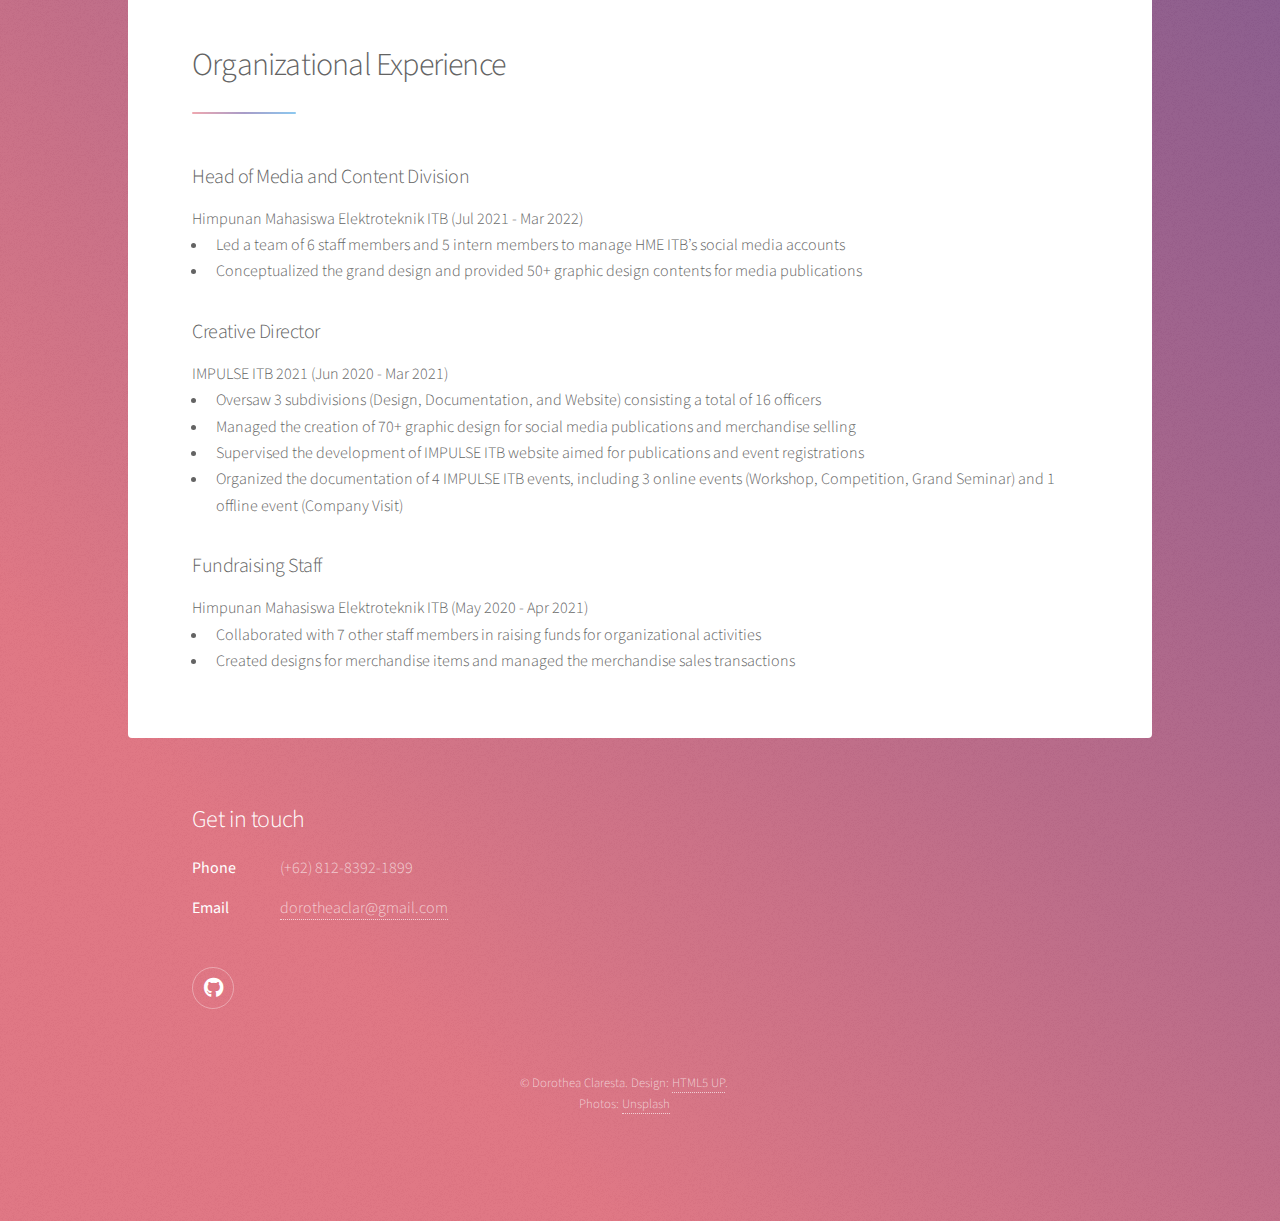
<file: resume.html>
<!DOCTYPE HTML>
<!--
	Stellar by HTML5 UP
	html5up.net | @ajlkn
	Free for personal and commercial use under the CCA 3.0 license (html5up.net/license)
-->
<html>
	<head>
		<title>Dorothea's Resume</title>
		<meta charset="utf-8" />
		<meta name="viewport" content="width=device-width, initial-scale=1, user-scalable=no" />
		<link rel="stylesheet" href="assets/css/main.css" />
		<noscript><link rel="stylesheet" href="assets/css/noscript.css" /></noscript>
	</head>

	

	<body class="is-preload">

		<!-- Wrapper -->
			<div id="wrapper">

				<!-- Header -->
					<header id="header" class="alt">
						<h1>Dorothea's Resume</h1>					
					</header>
				
				<!-- Nav -->
				<nav id="nav">
					<ul>
						<li><a href="index.html">Home</a></li>
						<li><a href="resume.html" class="active">Resume</a></li>
						<li><a href="projects.html">Projects</a></li>
					</ul>
				</nav>

				<!-- Main -->
					<div id="main">
						<!-- Content -->
							<!-- EDUCATION -->
							<section id="content" class="main">
								<header class="major">
									<h2>Education</h2>
								</header>
								<h3>Bandung Institute of Technology</h3>
								Biomedical Engineering (2018 - present)
								<ul>
									<li>Cumulative GPA: 3.84/4.00</li>
									<li>Related courses: Pattern Recognition, Medical Information System, Biomedical Image Processing,
										Programming Fundamentals, Problem Solving with C, Probability and Biostatistics</li>
								</ul>
							</section>

							<!-- WORK EXPERIENCE -->
							<section id="content" class="main">
								<header class="major">
									<h2>Work Experience</h2>
								</header>
								<h3>Research and Development Intern</h3>
								PT Xirka Silicon Technology (Jun 2021 - Aug 2021)
								<ul>
									<li>Conducted research on the development of a medical device (patient monitor), focusing on non-invasive
										blood pressure and ECG components</li>
									<li>Implemented algorithm for measuring blood pressure (mean arterial, systolic, and diastolic pressure) from 
										oscillometric signals</li>
								</ul>	
								<h3>Biomedical Engineering Laboratory 1 Assistant</h3>
								Bandung Institute of Technology (Feb 2021 - Apr 2021)
								<ul>
									<li>Assisted simulation-based practicums and helped troubleshoot any technical problem for 6-7 students</li>
									<li>Assessed students’ performance on 4 modules in Biomedical Electronics and 4 modules in Anatomy and 
										Physiology based on tests and practicum reports</li>
								</ul>
								<h3>Digital and Microprocessor System Laboratory Assistant</h3>
								Bandung Institute of Technology (Sep 2020 - Dec 2020)
								<ul>
									<li>Assisted 2 modules of simulation-based digital system practicum and Arduino-based projects for 10+ students</li>
									<li>Evaluated students' performance based on tests, practicum reports, and project presentations</li>
								</ul>								
								<h3>Basic Physics Laboratory Assistant</h3>
								Bandung Institute of Technology (Aug 2019 – Mar 2020)
								<ul>
									<li>Instructed, guided, and evaluated up to 14 students in basic physics practicums regarding electrical 
										circuits and mechanical waves</li>
									<li>Collaborated with the assistant coordinator and 10+ other laboratory assistants in doing the laboratory 
										activities</li>
								</ul>
							</section>

							<!-- ORGANIZATIONAL EXPERIENCE -->
							<section id="content" class="main">
								<header class="major">
									<h2>Organizational Experience</h2>
								</header>
									<h3>Head of Media and Content Division</h3>
									Himpunan Mahasiswa Elektroteknik ITB (Jul 2021 - Mar 2022)
									<ul>
										<li>Led a team of 6 staff members and 5 intern members to manage HME ITB’s social media accounts</li>
										<li>Conceptualized the grand design and provided 50+ graphic design contents for media publications</li>
									</ul>
									<h3>Creative Director</h3>
									IMPULSE ITB 2021 (Jun 2020 - Mar 2021)
									<ul>
										<li>Oversaw 3 subdivisions (Design, Documentation, and Website) consisting a total of 16 officers</li>
										<li>Managed the creation of 70+ graphic design for social media publications and merchandise selling</li>
										<li>Supervised the development of IMPULSE ITB website aimed for publications and event registrations</li>
										<li>Organized the documentation of 4 IMPULSE ITB events, including 3 online events (Workshop, 
											Competition, Grand Seminar) and 1 offline event (Company Visit)
											</li>
									</ul>
									<h3>Fundraising Staff</h3>
									Himpunan Mahasiswa Elektroteknik ITB (May 2020 - Apr 2021)
									<ul>
										<li>Collaborated with 7 other staff members in raising funds for organizational activities</li>
										<li>Created designs for merchandise items and managed the merchandise sales transactions</li>
										<!-- Created graphic designs for merchandise selling and managed sales transactions for merchandise items -->
									</ul>
							</section>
					</div>

				<!-- Footer -->
				<footer id="footer">
					<section>
						<h2>Get in touch</h2>
						<dl class="alt">
							<!-- <dt>Address</dt>
							<dd>1234 Somewhere Road &bull; Nashville, TN 00000 &bull; USA</dd> -->
							<dt>Phone</dt>
							<dd>(+62) 812-8392-1899</dd>
							<dt>Email</dt>
							<dd><a href="#">dorotheaclar@gmail.com</a></dd>
						</dl>
						<ul class="icons">
							<li><a href="https://github.com/dorotheacp" class="icon brands fa-github alt"><span class="label">GitHub</span></a></li>
							<!-- <li><a href="https://public.tableau.com/app/profile/dorothea.claresta" class="icon solid fa-chart-line alt"><span class="label">Tableau</span></a></li> -->
						</ul>
					</section>
					<p class="copyright">&copy; Dorothea Claresta. Design: <a href="https://html5up.net">HTML5 UP</a>. 
					</br>Photos: <a href="https://unsplash.com/">Unsplash</a>
					</p>
				</footer>

			</div>

		<!-- Scripts -->
			<script src="assets/js/jquery.min.js"></script>
			<script src="assets/js/jquery.scrollex.min.js"></script>
			<script src="assets/js/jquery.scrolly.min.js"></script>
			<script src="assets/js/browser.min.js"></script>
			<script src="assets/js/breakpoints.min.js"></script>
			<script src="assets/js/util.js"></script>
			<script src="assets/js/main.js"></script>

	</body>
</html>
</file>
<file: assets/css/noscript.css>
/*
	Stellar by HTML5 UP
	html5up.net | @ajlkn
	Free for personal and commercial use under the CCA 3.0 license (html5up.net/license)
*/

/* Header */

	body.is-preload #header.alt > * {
		opacity: 1;
	}

	body.is-preload #header.alt .logo {
		-moz-transform: none;
		-webkit-transform: none;
		-ms-transform: none;
		transform: none;
	}
</file>
<file: assets/css/main.css>
@import url(fontawesome-all.min.css);
@import 'https://fonts.googleapis.com/css?family=Source+Sans+Pro:300,400';

/*
	Stellar by HTML5 UP
	html5up.net | @ajlkn
	Free for personal and commercial use under the CCA 3.0 license (html5up.net/license)
*/

/* Tambahan thea */

/* end of tambahan thea */

html, body, div, span, applet, object,
iframe, h1, h2, h3, h4, h5, h6, p, blockquote,
pre, a, abbr, acronym, address, big, cite,
code, del, dfn, em, img, ins, kbd, q, s, samp,
small, strike, strong, sub, sup, tt, var, b,
u, i, center, dl, dt, dd, ol, ul, li, fieldset,
form, label, legend, table, caption, tbody,
tfoot, thead, tr, th, td, article, aside,
canvas, details, embed, figure, figcaption,
footer, header, hgroup, menu, nav, output, ruby,
section, summary, time, mark, audio, video {
	margin: 0;
	padding: 0;
	border: 0;
	font-size: 100%;
	font: inherit;
	vertical-align: baseline;}

article, aside, details, figcaption, figure,
footer, header, hgroup, menu, nav, section {
	display: block;}

body {
	line-height: 1;
}

ol, ul {
	list-style: none;
}

blockquote, q {
	quotes: none;
}

	blockquote:before, blockquote:after, q:before, q:after {
		content: '';
		content: none;
	}

table {
	border-collapse: collapse;
	border-spacing: 0;
}

body {
	-webkit-text-size-adjust: none;
}

mark {
	background-color: transparent;
	color: inherit;
}

input::-moz-focus-inner {
	border: 0;
	padding: 0;
}

input, select, textarea {
	-moz-appearance: none;
	-webkit-appearance: none;
	-ms-appearance: none;
	appearance: none;
}

/* Basic */

	@-ms-viewport {
		width: device-width;
	}

	body {
		-ms-overflow-style: scrollbar;
	}

	@media screen and (max-width: 480px) {

		html, body {
			min-width: 320px;
		}

	}

	html {
		box-sizing: border-box;
	}

	*, *:before, *:after {
		box-sizing: inherit;
	}

	body {
		background-color: #935d8c;
		background-image: url("images/overlay.png"), -moz-linear-gradient(45deg, #e37682 15%, #5f4d93 85%);
		background-image: url("images/overlay.png"), -webkit-linear-gradient(45deg, #e37682 15%, #5f4d93 85%);
		background-image: url("images/overlay.png"), -ms-linear-gradient(45deg, #e37682 15%, #5f4d93 85%);
		background-image: url("images/overlay.png"), linear-gradient(45deg, #e37682 15%, #5f4d93 85%);
	}

		body.is-preload *, body.is-preload *:before, body.is-preload *:after {
			-moz-animation: none !important;
			-webkit-animation: none !important;
			-ms-animation: none !important;
			animation: none !important;
			-moz-transition: none !important;
			-webkit-transition: none !important;
			-ms-transition: none !important;
			transition: none !important;
		}

/* Type */

	body {
		background-color: #935d8c;
		color: rgba(255, 255, 255, 0.65);
	}

	body, input, select, textarea {
		font-family: "Source Sans Pro", Helvetica, sans-serif;
		font-size: 17pt;
		font-weight: 300;
		line-height: 1.65;
	}

		@media screen and (max-width: 1680px) {

			body, input, select, textarea {
				font-size: 14pt;
			}

		}

		@media screen and (max-width: 1280px) {

			body, input, select, textarea {
				font-size: 12pt;
			}

		}

		@media screen and (max-width: 360px) {

			body, input, select, textarea {
				font-size: 11pt;
			}

		}

	a {
		-moz-transition: color 0.2s ease, border-bottom 0.2s ease;
		-webkit-transition: color 0.2s ease, border-bottom 0.2s ease;
		-ms-transition: color 0.2s ease, border-bottom 0.2s ease;
		transition: color 0.2s ease, border-bottom 0.2s ease;
		text-decoration: none;
		border-bottom: dotted 1px;
		color: inherit;
	}

		a:hover {
			border-bottom-color: transparent;
		}

	strong, b {
		font-weight: 400;
	}

	em, i {
		font-style: italic;
	}

	p {
		margin: 0 0 2em 0;
	}

		p.content {
			-moz-columns: 20em 2;
			-webkit-columns: 20em 2;
			-ms-columns: 20em 2;
			columns: 20em 2;
			-moz-column-gap: 2em;
			-webkit-column-gap: 2em;
			-ms-column-gap: 2em;
			column-gap: 2em;
			text-align: justify;
		}

	h1, h2, h3, h4, h5, h6 {
		font-weight: 300;
		line-height: 1.5;
		margin: 0 0 0.7em 0;
		letter-spacing: -0.025em;
	}

		h1 a, h2 a, h3 a, h4 a, h5 a, h6 a {
			color: inherit;
			text-decoration: none;
		}

	h1 {
		font-size: 2.5em;
		line-height: 1.2;
	}

	h2 {
		font-size: 1.5em;
	}

	h3 {
		font-size: 1.25em;
	}

	h4 {
		font-size: 1.1em;
	}

	h5 {
		font-size: 0.9em;
	}

	h6 {
		font-size: 0.7em;
	}

	@media screen and (max-width: 736px) {

		h1 {
			font-size: 2em;
		}

	}

	sub {
		font-size: 0.8em;
		position: relative;
		top: 0.5em;
	}

	sup {
		font-size: 0.8em;
		position: relative;
		top: -0.5em;
	}

	blockquote {
		border-left: solid 4px;
		font-style: italic;
		margin: 0 0 2em 0;
		padding: 0.5em 0 0.5em 2em;
	}

	code {
		border-radius: 8px;
		border: solid 1px;
		font-family: "Courier New", monospace;
		font-size: 0.9em;
		margin: 0 0.25em;
		padding: 0.25em 0.65em;
	}

	pre {
		-webkit-overflow-scrolling: touch;
		font-family: "Courier New", monospace;
		font-size: 0.9em;
		margin: 0 0 2em 0;
	}

		pre code {
			display: block;
			line-height: 1.75;
			padding: 1em 1.5em;
			overflow-x: auto;
		}

	hr {
		border: 0;
		border-bottom: solid 1px;
		margin: 2em 0;
	}

		hr.major {
			margin: 3em 0;
		}

	.align-left {
		text-align: left;
	}

	.align-center {
		text-align: center;
	}

	.align-right {
		text-align: right;
	}

	input, select, textarea {
		color: #ffffff;
	}

	a:hover {
		color: #ffffff;
	}

	strong, b {
		color: #ffffff;
	}

	h1, h2, h3, h4, h5, h6 {
		color: #ffffff;
	}

	blockquote {
		border-left-color: rgba(255, 255, 255, 0.35);
	}

	code {
		background: rgba(255, 255, 255, 0.075);
		border-color: rgba(255, 255, 255, 0.35);
	}

	hr {
		border-bottom-color: rgba(255, 255, 255, 0.35);
	}

/* Row */

	.row {
		display: flex;
		flex-wrap: wrap;
		box-sizing: border-box;
		align-items: stretch;
	}

		.row > * {
			box-sizing: border-box;
		}

		.row.gtr-uniform > * > :last-child {
			margin-bottom: 0;
		}

		.row.aln-left {
			justify-content: flex-start;
		}

		.row.aln-center {
			justify-content: center;
		}

		.row.aln-right {
			justify-content: flex-end;
		}

		.row.aln-top {
			align-items: flex-start;
		}

		.row.aln-middle {
			align-items: center;
		}

		.row.aln-bottom {
			align-items: flex-end;
		}

		.row > .imp {
			order: -1;
		}

		.row > .col-1 {
			width: 8.33333%;
		}

		.row > .off-1 {
			margin-left: 8.33333%;
		}

		.row > .col-2 {
			width: 16.66667%;
		}

		.row > .off-2 {
			margin-left: 16.66667%;
		}

		.row > .col-3 {
			width: 25%;
		}

		.row > .off-3 {
			margin-left: 25%;
		}

		.row > .col-4 {
			width: 33.33333%;
		}

		.row > .off-4 {
			margin-left: 33.33333%;
		}

		.row > .col-5 {
			width: 41.66667%;
		}

		.row > .off-5 {
			margin-left: 41.66667%;
		}

		.row > .col-6 {
			width: 50%;
		}

		.row > .off-6 {
			margin-left: 50%;
		}

		.row > .col-7 {
			width: 58.33333%;
		}

		.row > .off-7 {
			margin-left: 58.33333%;
		}

		.row > .col-8 {
			width: 66.66667%;
		}

		.row > .off-8 {
			margin-left: 66.66667%;
		}

		.row > .col-9 {
			width: 75%;
		}

		.row > .off-9 {
			margin-left: 75%;
		}

		.row > .col-10 {
			width: 83.33333%;
		}

		.row > .off-10 {
			margin-left: 83.33333%;
		}

		.row > .col-11 {
			width: 91.66667%;
		}

		.row > .off-11 {
			margin-left: 91.66667%;
		}

		.row > .col-12 {
			width: 100%;
		}

		.row > .off-12 {
			margin-left: 100%;
		}

		.row.gtr-0 {
			margin-top: 0;
			margin-left: 0em;
		}

			.row.gtr-0 > * {
				padding: 0 0 0 0em;
			}

			.row.gtr-0.gtr-uniform {
				margin-top: 0em;
			}

				.row.gtr-0.gtr-uniform > * {
					padding-top: 0em;
				}

		.row.gtr-25 {
			margin-top: 0;
			margin-left: -0.375em;
		}

			.row.gtr-25 > * {
				padding: 0 0 0 0.375em;
			}

			.row.gtr-25.gtr-uniform {
				margin-top: -0.375em;
			}

				.row.gtr-25.gtr-uniform > * {
					padding-top: 0.375em;
				}

		.row.gtr-50 {
			margin-top: 0;
			margin-left: -0.75em;
		}

			.row.gtr-50 > * {
				padding: 0 0 0 0.75em;
			}

			.row.gtr-50.gtr-uniform {
				margin-top: -0.75em;
			}

				.row.gtr-50.gtr-uniform > * {
					padding-top: 0.75em;
				}

		.row {
			margin-top: 0;
			margin-left: -1.5em;
		}

			.row > * {
				padding: 0 0 0 1.5em;
			}

			.row.gtr-uniform {
				margin-top: -1.5em;
			}

				.row.gtr-uniform > * {
					padding-top: 1.5em;
				}

		.row.gtr-150 {
			margin-top: 0;
			margin-left: -2.25em;
		}

			.row.gtr-150 > * {
				padding: 0 0 0 2.25em;
			}

			.row.gtr-150.gtr-uniform {
				margin-top: -2.25em;
			}

				.row.gtr-150.gtr-uniform > * {
					padding-top: 2.25em;
				}

		.row.gtr-200 {
			margin-top: 0;
			margin-left: -3em;
		}

			.row.gtr-200 > * {
				padding: 0 0 0 3em;
			}

			.row.gtr-200.gtr-uniform {
				margin-top: -3em;
			}

				.row.gtr-200.gtr-uniform > * {
					padding-top: 3em;
				}

		@media screen and (max-width: 1680px) {

			.row {
				display: flex;
				flex-wrap: wrap;
				box-sizing: border-box;
				align-items: stretch;
			}

				.row > * {
					box-sizing: border-box;
				}

				.row.gtr-uniform > * > :last-child {
					margin-bottom: 0;
				}

				.row.aln-left {
					justify-content: flex-start;
				}

				.row.aln-center {
					justify-content: center;
				}

				.row.aln-right {
					justify-content: flex-end;
				}

				.row.aln-top {
					align-items: flex-start;
				}

				.row.aln-middle {
					align-items: center;
				}

				.row.aln-bottom {
					align-items: flex-end;
				}

				.row > .imp-xlarge {
					order: -1;
				}

				.row > .col-1-xlarge {
					width: 8.33333%;
				}

				.row > .off-1-xlarge {
					margin-left: 8.33333%;
				}

				.row > .col-2-xlarge {
					width: 16.66667%;
				}

				.row > .off-2-xlarge {
					margin-left: 16.66667%;
				}

				.row > .col-3-xlarge {
					width: 25%;
				}

				.row > .off-3-xlarge {
					margin-left: 25%;
				}

				.row > .col-4-xlarge {
					width: 33.33333%;
				}

				.row > .off-4-xlarge {
					margin-left: 33.33333%;
				}

				.row > .col-5-xlarge {
					width: 41.66667%;
				}

				.row > .off-5-xlarge {
					margin-left: 41.66667%;
				}

				.row > .col-6-xlarge {
					width: 50%;
				}

				.row > .off-6-xlarge {
					margin-left: 50%;
				}

				.row > .col-7-xlarge {
					width: 58.33333%;
				}

				.row > .off-7-xlarge {
					margin-left: 58.33333%;
				}

				.row > .col-8-xlarge {
					width: 66.66667%;
				}

				.row > .off-8-xlarge {
					margin-left: 66.66667%;
				}

				.row > .col-9-xlarge {
					width: 75%;
				}

				.row > .off-9-xlarge {
					margin-left: 75%;
				}

				.row > .col-10-xlarge {
					width: 83.33333%;
				}

				.row > .off-10-xlarge {
					margin-left: 83.33333%;
				}

				.row > .col-11-xlarge {
					width: 91.66667%;
				}

				.row > .off-11-xlarge {
					margin-left: 91.66667%;
				}

				.row > .col-12-xlarge {
					width: 100%;
				}

				.row > .off-12-xlarge {
					margin-left: 100%;
				}

				.row.gtr-0 {
					margin-top: 0;
					margin-left: 0em;
				}

					.row.gtr-0 > * {
						padding: 0 0 0 0em;
					}

					.row.gtr-0.gtr-uniform {
						margin-top: 0em;
					}

						.row.gtr-0.gtr-uniform > * {
							padding-top: 0em;
						}

				.row.gtr-25 {
					margin-top: 0;
					margin-left: -0.375em;
				}

					.row.gtr-25 > * {
						padding: 0 0 0 0.375em;
					}

					.row.gtr-25.gtr-uniform {
						margin-top: -0.375em;
					}

						.row.gtr-25.gtr-uniform > * {
							padding-top: 0.375em;
						}

				.row.gtr-50 {
					margin-top: 0;
					margin-left: -0.75em;
				}

					.row.gtr-50 > * {
						padding: 0 0 0 0.75em;
					}

					.row.gtr-50.gtr-uniform {
						margin-top: -0.75em;
					}

						.row.gtr-50.gtr-uniform > * {
							padding-top: 0.75em;
						}

				.row {
					margin-top: 0;
					margin-left: -1.5em;
				}

					.row > * {
						padding: 0 0 0 1.5em;
					}

					.row.gtr-uniform {
						margin-top: -1.5em;
					}

						.row.gtr-uniform > * {
							padding-top: 1.5em;
						}

				.row.gtr-150 {
					margin-top: 0;
					margin-left: -2.25em;
				}

					.row.gtr-150 > * {
						padding: 0 0 0 2.25em;
					}

					.row.gtr-150.gtr-uniform {
						margin-top: -2.25em;
					}

						.row.gtr-150.gtr-uniform > * {
							padding-top: 2.25em;
						}

				.row.gtr-200 {
					margin-top: 0;
					margin-left: -3em;
				}

					.row.gtr-200 > * {
						padding: 0 0 0 3em;
					}

					.row.gtr-200.gtr-uniform {
						margin-top: -3em;
					}

						.row.gtr-200.gtr-uniform > * {
							padding-top: 3em;
						}

		}

		@media screen and (max-width: 1280px) {

			.row {
				display: flex;
				flex-wrap: wrap;
				box-sizing: border-box;
				align-items: stretch;
			}

				.row > * {
					box-sizing: border-box;
				}

				.row.gtr-uniform > * > :last-child {
					margin-bottom: 0;
				}

				.row.aln-left {
					justify-content: flex-start;
				}

				.row.aln-center {
					justify-content: center;
				}

				.row.aln-right {
					justify-content: flex-end;
				}

				.row.aln-top {
					align-items: flex-start;
				}

				.row.aln-middle {
					align-items: center;
				}

				.row.aln-bottom {
					align-items: flex-end;
				}

				.row > .imp-large {
					order: -1;
				}

				.row > .col-1-large {
					width: 8.33333%;
				}

				.row > .off-1-large {
					margin-left: 8.33333%;
				}

				.row > .col-2-large {
					width: 16.66667%;
				}

				.row > .off-2-large {
					margin-left: 16.66667%;
				}

				.row > .col-3-large {
					width: 25%;
				}

				.row > .off-3-large {
					margin-left: 25%;
				}

				.row > .col-4-large {
					width: 33.33333%;
				}

				.row > .off-4-large {
					margin-left: 33.33333%;
				}

				.row > .col-5-large {
					width: 41.66667%;
				}

				.row > .off-5-large {
					margin-left: 41.66667%;
				}

				.row > .col-6-large {
					width: 50%;
				}

				.row > .off-6-large {
					margin-left: 50%;
				}

				.row > .col-7-large {
					width: 58.33333%;
				}

				.row > .off-7-large {
					margin-left: 58.33333%;
				}

				.row > .col-8-large {
					width: 66.66667%;
				}

				.row > .off-8-large {
					margin-left: 66.66667%;
				}

				.row > .col-9-large {
					width: 75%;
				}

				.row > .off-9-large {
					margin-left: 75%;
				}

				.row > .col-10-large {
					width: 83.33333%;
				}

				.row > .off-10-large {
					margin-left: 83.33333%;
				}

				.row > .col-11-large {
					width: 91.66667%;
				}

				.row > .off-11-large {
					margin-left: 91.66667%;
				}

				.row > .col-12-large {
					width: 100%;
				}

				.row > .off-12-large {
					margin-left: 100%;
				}

				.row.gtr-0 {
					margin-top: 0;
					margin-left: 0em;
				}

					.row.gtr-0 > * {
						padding: 0 0 0 0em;
					}

					.row.gtr-0.gtr-uniform {
						margin-top: 0em;
					}

						.row.gtr-0.gtr-uniform > * {
							padding-top: 0em;
						}

				.row.gtr-25 {
					margin-top: 0;
					margin-left: -0.375em;
				}

					.row.gtr-25 > * {
						padding: 0 0 0 0.375em;
					}

					.row.gtr-25.gtr-uniform {
						margin-top: -0.375em;
					}

						.row.gtr-25.gtr-uniform > * {
							padding-top: 0.375em;
						}

				.row.gtr-50 {
					margin-top: 0;
					margin-left: -0.75em;
				}

					.row.gtr-50 > * {
						padding: 0 0 0 0.75em;
					}

					.row.gtr-50.gtr-uniform {
						margin-top: -0.75em;
					}

						.row.gtr-50.gtr-uniform > * {
							padding-top: 0.75em;
						}

				.row {
					margin-top: 0;
					margin-left: -1.5em;
				}

					.row > * {
						padding: 0 0 0 1.5em;
					}

					.row.gtr-uniform {
						margin-top: -1.5em;
					}

						.row.gtr-uniform > * {
							padding-top: 1.5em;
						}

				.row.gtr-150 {
					margin-top: 0;
					margin-left: -2.25em;
				}

					.row.gtr-150 > * {
						padding: 0 0 0 2.25em;
					}

					.row.gtr-150.gtr-uniform {
						margin-top: -2.25em;
					}

						.row.gtr-150.gtr-uniform > * {
							padding-top: 2.25em;
						}

				.row.gtr-200 {
					margin-top: 0;
					margin-left: -3em;
				}

					.row.gtr-200 > * {
						padding: 0 0 0 3em;
					}

					.row.gtr-200.gtr-uniform {
						margin-top: -3em;
					}

						.row.gtr-200.gtr-uniform > * {
							padding-top: 3em;
						}

		}

		@media screen and (max-width: 980px) {

			.row {
				display: flex;
				flex-wrap: wrap;
				box-sizing: border-box;
				align-items: stretch;
			}

				.row > * {
					box-sizing: border-box;
				}

				.row.gtr-uniform > * > :last-child {
					margin-bottom: 0;
				}

				.row.aln-left {
					justify-content: flex-start;
				}

				.row.aln-center {
					justify-content: center;
				}

				.row.aln-right {
					justify-content: flex-end;
				}

				.row.aln-top {
					align-items: flex-start;
				}

				.row.aln-middle {
					align-items: center;
				}

				.row.aln-bottom {
					align-items: flex-end;
				}

				.row > .imp-medium {
					order: -1;
				}

				.row > .col-1-medium {
					width: 8.33333%;
				}

				.row > .off-1-medium {
					margin-left: 8.33333%;
				}

				.row > .col-2-medium {
					width: 16.66667%;
				}

				.row > .off-2-medium {
					margin-left: 16.66667%;
				}

				.row > .col-3-medium {
					width: 25%;
				}

				.row > .off-3-medium {
					margin-left: 25%;
				}

				.row > .col-4-medium {
					width: 33.33333%;
				}

				.row > .off-4-medium {
					margin-left: 33.33333%;
				}

				.row > .col-5-medium {
					width: 41.66667%;
				}

				.row > .off-5-medium {
					margin-left: 41.66667%;
				}

				.row > .col-6-medium {
					width: 50%;
				}

				.row > .off-6-medium {
					margin-left: 50%;
				}

				.row > .col-7-medium {
					width: 58.33333%;
				}

				.row > .off-7-medium {
					margin-left: 58.33333%;
				}

				.row > .col-8-medium {
					width: 66.66667%;
				}

				.row > .off-8-medium {
					margin-left: 66.66667%;
				}

				.row > .col-9-medium {
					width: 75%;
				}

				.row > .off-9-medium {
					margin-left: 75%;
				}

				.row > .col-10-medium {
					width: 83.33333%;
				}

				.row > .off-10-medium {
					margin-left: 83.33333%;
				}

				.row > .col-11-medium {
					width: 91.66667%;
				}

				.row > .off-11-medium {
					margin-left: 91.66667%;
				}

				.row > .col-12-medium {
					width: 100%;
				}

				.row > .off-12-medium {
					margin-left: 100%;
				}

				.row.gtr-0 {
					margin-top: 0;
					margin-left: 0em;
				}

					.row.gtr-0 > * {
						padding: 0 0 0 0em;
					}

					.row.gtr-0.gtr-uniform {
						margin-top: 0em;
					}

						.row.gtr-0.gtr-uniform > * {
							padding-top: 0em;
						}

				.row.gtr-25 {
					margin-top: 0;
					margin-left: -0.375em;
				}

					.row.gtr-25 > * {
						padding: 0 0 0 0.375em;
					}

					.row.gtr-25.gtr-uniform {
						margin-top: -0.375em;
					}

						.row.gtr-25.gtr-uniform > * {
							padding-top: 0.375em;
						}

				.row.gtr-50 {
					margin-top: 0;
					margin-left: -0.75em;
				}

					.row.gtr-50 > * {
						padding: 0 0 0 0.75em;
					}

					.row.gtr-50.gtr-uniform {
						margin-top: -0.75em;
					}

						.row.gtr-50.gtr-uniform > * {
							padding-top: 0.75em;
						}

				.row {
					margin-top: 0;
					margin-left: -1.5em;
				}

					.row > * {
						padding: 0 0 0 1.5em;
					}

					.row.gtr-uniform {
						margin-top: -1.5em;
					}

						.row.gtr-uniform > * {
							padding-top: 1.5em;
						}

				.row.gtr-150 {
					margin-top: 0;
					margin-left: -2.25em;
				}

					.row.gtr-150 > * {
						padding: 0 0 0 2.25em;
					}

					.row.gtr-150.gtr-uniform {
						margin-top: -2.25em;
					}

						.row.gtr-150.gtr-uniform > * {
							padding-top: 2.25em;
						}

				.row.gtr-200 {
					margin-top: 0;
					margin-left: -3em;
				}

					.row.gtr-200 > * {
						padding: 0 0 0 3em;
					}

					.row.gtr-200.gtr-uniform {
						margin-top: -3em;
					}

						.row.gtr-200.gtr-uniform > * {
							padding-top: 3em;
						}

		}

		@media screen and (max-width: 736px) {

			.row {
				display: flex;
				flex-wrap: wrap;
				box-sizing: border-box;
				align-items: stretch;
			}

				.row > * {
					box-sizing: border-box;
				}

				.row.gtr-uniform > * > :last-child {
					margin-bottom: 0;
				}

				.row.aln-left {
					justify-content: flex-start;
				}

				.row.aln-center {
					justify-content: center;
				}

				.row.aln-right {
					justify-content: flex-end;
				}

				.row.aln-top {
					align-items: flex-start;
				}

				.row.aln-middle {
					align-items: center;
				}

				.row.aln-bottom {
					align-items: flex-end;
				}

				.row > .imp-small {
					order: -1;
				}

				.row > .col-1-small {
					width: 8.33333%;
				}

				.row > .off-1-small {
					margin-left: 8.33333%;
				}

				.row > .col-2-small {
					width: 16.66667%;
				}

				.row > .off-2-small {
					margin-left: 16.66667%;
				}

				.row > .col-3-small {
					width: 25%;
				}

				.row > .off-3-small {
					margin-left: 25%;
				}

				.row > .col-4-small {
					width: 33.33333%;
				}

				.row > .off-4-small {
					margin-left: 33.33333%;
				}

				.row > .col-5-small {
					width: 41.66667%;
				}

				.row > .off-5-small {
					margin-left: 41.66667%;
				}

				.row > .col-6-small {
					width: 50%;
				}

				.row > .off-6-small {
					margin-left: 50%;
				}

				.row > .col-7-small {
					width: 58.33333%;
				}

				.row > .off-7-small {
					margin-left: 58.33333%;
				}

				.row > .col-8-small {
					width: 66.66667%;
				}

				.row > .off-8-small {
					margin-left: 66.66667%;
				}

				.row > .col-9-small {
					width: 75%;
				}

				.row > .off-9-small {
					margin-left: 75%;
				}

				.row > .col-10-small {
					width: 83.33333%;
				}

				.row > .off-10-small {
					margin-left: 83.33333%;
				}

				.row > .col-11-small {
					width: 91.66667%;
				}

				.row > .off-11-small {
					margin-left: 91.66667%;
				}

				.row > .col-12-small {
					width: 100%;
				}

				.row > .off-12-small {
					margin-left: 100%;
				}

				.row.gtr-0 {
					margin-top: 0;
					margin-left: 0em;
				}

					.row.gtr-0 > * {
						padding: 0 0 0 0em;
					}

					.row.gtr-0.gtr-uniform {
						margin-top: 0em;
					}

						.row.gtr-0.gtr-uniform > * {
							padding-top: 0em;
						}

				.row.gtr-25 {
					margin-top: 0;
					margin-left: -0.25em;
				}

					.row.gtr-25 > * {
						padding: 0 0 0 0.25em;
					}

					.row.gtr-25.gtr-uniform {
						margin-top: -0.25em;
					}

						.row.gtr-25.gtr-uniform > * {
							padding-top: 0.25em;
						}

				.row.gtr-50 {
					margin-top: 0;
					margin-left: -0.5em;
				}

					.row.gtr-50 > * {
						padding: 0 0 0 0.5em;
					}

					.row.gtr-50.gtr-uniform {
						margin-top: -0.5em;
					}

						.row.gtr-50.gtr-uniform > * {
							padding-top: 0.5em;
						}

				.row {
					margin-top: 0;
					margin-left: -1em;
				}

					.row > * {
						padding: 0 0 0 1em;
					}

					.row.gtr-uniform {
						margin-top: -1em;
					}

						.row.gtr-uniform > * {
							padding-top: 1em;
						}

				.row.gtr-150 {
					margin-top: 0;
					margin-left: -1.5em;
				}

					.row.gtr-150 > * {
						padding: 0 0 0 1.5em;
					}

					.row.gtr-150.gtr-uniform {
						margin-top: -1.5em;
					}

						.row.gtr-150.gtr-uniform > * {
							padding-top: 1.5em;
						}

				.row.gtr-200 {
					margin-top: 0;
					margin-left: -2em;
				}

					.row.gtr-200 > * {
						padding: 0 0 0 2em;
					}

					.row.gtr-200.gtr-uniform {
						margin-top: -2em;
					}

						.row.gtr-200.gtr-uniform > * {
							padding-top: 2em;
						}

		}

		@media screen and (max-width: 480px) {

			.row {
				display: flex;
				flex-wrap: wrap;
				box-sizing: border-box;
				align-items: stretch;
			}

				.row > * {
					box-sizing: border-box;
				}

				.row.gtr-uniform > * > :last-child {
					margin-bottom: 0;
				}

				.row.aln-left {
					justify-content: flex-start;
				}

				.row.aln-center {
					justify-content: center;
				}

				.row.aln-right {
					justify-content: flex-end;
				}

				.row.aln-top {
					align-items: flex-start;
				}

				.row.aln-middle {
					align-items: center;
				}

				.row.aln-bottom {
					align-items: flex-end;
				}

				.row > .imp-xsmall {
					order: -1;
				}

				.row > .col-1-xsmall {
					width: 8.33333%;
				}

				.row > .off-1-xsmall {
					margin-left: 8.33333%;
				}

				.row > .col-2-xsmall {
					width: 16.66667%;
				}

				.row > .off-2-xsmall {
					margin-left: 16.66667%;
				}

				.row > .col-3-xsmall {
					width: 25%;
				}

				.row > .off-3-xsmall {
					margin-left: 25%;
				}

				.row > .col-4-xsmall {
					width: 33.33333%;
				}

				.row > .off-4-xsmall {
					margin-left: 33.33333%;
				}

				.row > .col-5-xsmall {
					width: 41.66667%;
				}

				.row > .off-5-xsmall {
					margin-left: 41.66667%;
				}

				.row > .col-6-xsmall {
					width: 50%;
				}

				.row > .off-6-xsmall {
					margin-left: 50%;
				}

				.row > .col-7-xsmall {
					width: 58.33333%;
				}

				.row > .off-7-xsmall {
					margin-left: 58.33333%;
				}

				.row > .col-8-xsmall {
					width: 66.66667%;
				}

				.row > .off-8-xsmall {
					margin-left: 66.66667%;
				}

				.row > .col-9-xsmall {
					width: 75%;
				}

				.row > .off-9-xsmall {
					margin-left: 75%;
				}

				.row > .col-10-xsmall {
					width: 83.33333%;
				}

				.row > .off-10-xsmall {
					margin-left: 83.33333%;
				}

				.row > .col-11-xsmall {
					width: 91.66667%;
				}

				.row > .off-11-xsmall {
					margin-left: 91.66667%;
				}

				.row > .col-12-xsmall {
					width: 100%;
				}

				.row > .off-12-xsmall {
					margin-left: 100%;
				}

				.row.gtr-0 {
					margin-top: 0;
					margin-left: 0em;
				}

					.row.gtr-0 > * {
						padding: 0 0 0 0em;
					}

					.row.gtr-0.gtr-uniform {
						margin-top: 0em;
					}

						.row.gtr-0.gtr-uniform > * {
							padding-top: 0em;
						}

				.row.gtr-25 {
					margin-top: 0;
					margin-left: -0.3125em;
				}

					.row.gtr-25 > * {
						padding: 0 0 0 0.3125em;
					}

					.row.gtr-25.gtr-uniform {
						margin-top: -0.3125em;
					}

						.row.gtr-25.gtr-uniform > * {
							padding-top: 0.3125em;
						}

				.row.gtr-50 {
					margin-top: 0;
					margin-left: -0.625em;
				}

					.row.gtr-50 > * {
						padding: 0 0 0 0.625em;
					}

					.row.gtr-50.gtr-uniform {
						margin-top: -0.625em;
					}

						.row.gtr-50.gtr-uniform > * {
							padding-top: 0.625em;
						}

				.row {
					margin-top: 0;
					margin-left: -1.25em;
				}

					.row > * {
						padding: 0 0 0 1.25em;
					}

					.row.gtr-uniform {
						margin-top: -1.25em;
					}

						.row.gtr-uniform > * {
							padding-top: 1.25em;
						}

				.row.gtr-150 {
					margin-top: 0;
					margin-left: -1.875em;
				}

					.row.gtr-150 > * {
						padding: 0 0 0 1.875em;
					}

					.row.gtr-150.gtr-uniform {
						margin-top: -1.875em;
					}

						.row.gtr-150.gtr-uniform > * {
							padding-top: 1.875em;
						}

				.row.gtr-200 {
					margin-top: 0;
					margin-left: -2.5em;
				}

					.row.gtr-200 > * {
						padding: 0 0 0 2.5em;
					}

					.row.gtr-200.gtr-uniform {
						margin-top: -2.5em;
					}

						.row.gtr-200.gtr-uniform > * {
							padding-top: 2.5em;
						}

		}

/* Box */

	.box {
		border-radius: 8px;
		border: solid;
		margin-bottom: 2em;
		padding: 1.5em;
	}

		.box > :last-child,
		.box > :last-child > :last-child,
		.box > :last-child > :last-child > :last-child {
			margin-bottom: 0;
		}

		.box.alt {
			border: 0;
			border-radius: 0;
			padding: 0;
		}

	.box {
		border-color: rgba(255, 255, 255, 0.35);
	}

/* Button */

	input[type="submit"],
	input[type="reset"],
	input[type="button"],
	button,
	.button {
		-moz-appearance: none;
		-webkit-appearance: none;
		-ms-appearance: none;
		appearance: none;
		-moz-transition: background-color 0.2s ease-in-out, color 0.2s ease-in-out;
		-webkit-transition: background-color 0.2s ease-in-out, color 0.2s ease-in-out;
		-ms-transition: background-color 0.2s ease-in-out, color 0.2s ease-in-out;
		transition: background-color 0.2s ease-in-out, color 0.2s ease-in-out;
		border-radius: 8px;
		border: 0;
		cursor: pointer;
		display: inline-block;
		font-weight: 300;
		height: 2.75em;
		line-height: 2.75em;
		min-width: 9.25em;
		padding: 0 1.5em;
		text-align: center;
		text-decoration: none;
		white-space: nowrap;
	}

		input[type="submit"].icon,
		input[type="reset"].icon,
		input[type="button"].icon,
		button.icon,
		.button.icon {
			padding-left: 1.35em;
		}

			input[type="submit"].icon:before,
			input[type="reset"].icon:before,
			input[type="button"].icon:before,
			button.icon:before,
			.button.icon:before {
				margin-right: 0.5em;
			}

		input[type="submit"].fit,
		input[type="reset"].fit,
		input[type="button"].fit,
		button.fit,
		.button.fit {
			width: 100%;
		}

		input[type="submit"].small,
		input[type="reset"].small,
		input[type="button"].small,
		button.small,
		.button.small {
			font-size: 0.8em;
		}

		input[type="submit"].large,
		input[type="reset"].large,
		input[type="button"].large,
		button.large,
		.button.large {
			font-size: 1.35em;
		}

		input[type="submit"].disabled, input[type="submit"]:disabled,
		input[type="reset"].disabled,
		input[type="reset"]:disabled,
		input[type="button"].disabled,
		input[type="button"]:disabled,
		button.disabled,
		button:disabled,
		.button.disabled,
		.button:disabled {
			pointer-events: none;
			opacity: 0.25;
		}

		@media screen and (max-width: 736px) {

			input[type="submit"],
			input[type="reset"],
			input[type="button"],
			button,
			.button {
				min-width: 0;
			}

		}

	input[type="submit"],
	input[type="reset"],
	input[type="button"],
	button,
	.button {
		background-color: transparent;
		box-shadow: inset 0 0 0 1px rgba(255, 255, 255, 0.35);
		color: #ffffff !important;
	}

		input[type="submit"]:hover,
		input[type="reset"]:hover,
		input[type="button"]:hover,
		button:hover,
		.button:hover {
			background-color: rgba(255, 255, 255, 0.075);
		}

		input[type="submit"]:active,
		input[type="reset"]:active,
		input[type="button"]:active,
		button:active,
		.button:active {
			background-color: rgba(255, 255, 255, 0.2);
		}

		input[type="submit"].icon:before,
		input[type="reset"].icon:before,
		input[type="button"].icon:before,
		button.icon:before,
		.button.icon:before {
			color: rgba(255, 255, 255, 0.5);
		}

		input[type="submit"].primary,
		input[type="reset"].primary,
		input[type="button"].primary,
		button.primary,
		.button.primary {
			background-color: #8cc9f0;
			color: #ffffff !important;
			box-shadow: none;
		}

			input[type="submit"].primary:hover,
			input[type="reset"].primary:hover,
			input[type="button"].primary:hover,
			button.primary:hover,
			.button.primary:hover {
				background-color: #9acff2;
			}

			input[type="submit"].primary:active,
			input[type="reset"].primary:active,
			input[type="button"].primary:active,
			button.primary:active,
			.button.primary:active {
				background-color: #7ec3ee;
			}

			input[type="submit"].primary.icon:before,
			input[type="reset"].primary.icon:before,
			input[type="button"].primary.icon:before,
			button.primary.icon:before,
			.button.primary.icon:before {
				color: #ffffff !important;
			}

/* Form */

	form {
		margin: 0 0 2em 0;
	}

	label {
		display: block;
		font-size: 0.9em;
		font-weight: 400;
		margin: 0 0 1em 0;
	}

	input[type="text"],
	input[type="password"],
	input[type="email"],
	select,
	textarea {
		-moz-appearance: none;
		-webkit-appearance: none;
		-ms-appearance: none;
		appearance: none;
		border-radius: 8px;
		border: solid 1px;
		color: inherit;
		display: block;
		outline: 0;
		padding: 0 1em;
		text-decoration: none;
		width: 100%;
	}

		input[type="text"]:invalid,
		input[type="password"]:invalid,
		input[type="email"]:invalid,
		select:invalid,
		textarea:invalid {
			box-shadow: none;
		}

	select {
		background-size: 1.25rem;
		background-repeat: no-repeat;
		background-position: calc(100% - 1rem) center;
		height: 2.75em;
		padding-right: 2.75em;
		text-overflow: ellipsis;
	}

		select:focus::-ms-value {
			background-color: transparent;
		}

		select::-ms-expand {
			display: none;
		}

	input[type="text"],
	input[type="password"],
	input[type="email"],
	select {
		height: 2.75em;
	}

	textarea {
		padding: 0.75em 1em;
	}

	input[type="checkbox"],
	input[type="radio"] {
		-moz-appearance: none;
		-webkit-appearance: none;
		-ms-appearance: none;
		appearance: none;
		display: block;
		float: left;
		margin-right: -2em;
		opacity: 0;
		width: 1em;
		z-index: -1;
	}

		input[type="checkbox"] + label,
		input[type="radio"] + label {
			text-decoration: none;
			cursor: pointer;
			display: inline-block;
			font-size: 1em;
			font-weight: 300;
			padding-left: 2.4em;
			padding-right: 0.75em;
			position: relative;
		}

			input[type="checkbox"] + label:before,
			input[type="radio"] + label:before {
				-moz-osx-font-smoothing: grayscale;
				-webkit-font-smoothing: antialiased;
				display: inline-block;
				font-style: normal;
				font-variant: normal;
				text-rendering: auto;
				line-height: 1;
				text-transform: none !important;
				font-family: 'Font Awesome 5 Free';
				font-weight: 900;
			}

			input[type="checkbox"] + label:before,
			input[type="radio"] + label:before {
				border-radius: 8px;
				border: solid 1px;
				content: '';
				display: inline-block;
				font-size: 0.8em;
				height: 2.0625em;
				left: 0;
				line-height: 2.0625em;
				position: absolute;
				text-align: center;
				top: 0;
				width: 2.0625em;
			}

		input[type="checkbox"]:checked + label:before,
		input[type="radio"]:checked + label:before {
			content: '\f00c';
		}

	input[type="checkbox"] + label:before {
		border-radius: 8px;
	}

	input[type="radio"] + label:before {
		border-radius: 100%;
	}

	::-webkit-input-placeholder {
		opacity: 1.0;
	}

	:-moz-placeholder {
		opacity: 1.0;
	}

	::-moz-placeholder {
		opacity: 1.0;
	}

	:-ms-input-placeholder {
		opacity: 1.0;
	}

	label {
		color: #ffffff;
	}

	input[type="text"],
	input[type="password"],
	input[type="email"],
	select,
	textarea {
		background-color: rgba(255, 255, 255, 0.075);
		border-color: rgba(255, 255, 255, 0.35);
	}

		input[type="text"]:focus,
		input[type="password"]:focus,
		input[type="email"]:focus,
		select:focus,
		textarea:focus {
			border-color: #8cc9f0;
			box-shadow: 0 0 0 1px #8cc9f0;
		}

	select {
		background-image: url("data:image/svg+xml;charset=utf8,%3Csvg xmlns='http://www.w3.org/2000/svg' width='40' height='40' preserveAspectRatio='none' viewBox='0 0 40 40'%3E%3Cpath d='M9.4,12.3l10.4,10.4l10.4-10.4c0.2-0.2,0.5-0.4,0.9-0.4c0.3,0,0.6,0.1,0.9,0.4l3.3,3.3c0.2,0.2,0.4,0.5,0.4,0.9 c0,0.4-0.1,0.6-0.4,0.9L20.7,31.9c-0.2,0.2-0.5,0.4-0.9,0.4c-0.3,0-0.6-0.1-0.9-0.4L4.3,17.3c-0.2-0.2-0.4-0.5-0.4-0.9 c0-0.4,0.1-0.6,0.4-0.9l3.3-3.3c0.2-0.2,0.5-0.4,0.9-0.4S9.1,12.1,9.4,12.3z' fill='rgba(255, 255, 255, 0.35)' /%3E%3C/svg%3E");
	}

		select option {
			color: #ffffff;
			background: #935d8c;
		}

	input[type="checkbox"] + label,
	input[type="radio"] + label {
		color: rgba(255, 255, 255, 0.65);
	}

		input[type="checkbox"] + label:before,
		input[type="radio"] + label:before {
			background: rgba(255, 255, 255, 0.075);
			border-color: rgba(255, 255, 255, 0.35);
		}

	input[type="checkbox"]:checked + label:before,
	input[type="radio"]:checked + label:before {
		background-color: #ffffff;
		border-color: #ffffff;
		color: #935d8c;
	}

	input[type="checkbox"]:focus + label:before,
	input[type="radio"]:focus + label:before {
		border-color: #8cc9f0;
		box-shadow: 0 0 0 1px #8cc9f0;
	}

	::-webkit-input-placeholder {
		color: rgba(255, 255, 255, 0.5) !important;
	}

	:-moz-placeholder {
		color: rgba(255, 255, 255, 0.5) !important;
	}

	::-moz-placeholder {
		color: rgba(255, 255, 255, 0.5) !important;
	}

	:-ms-input-placeholder {
		color: rgba(255, 255, 255, 0.5) !important;
	}

	.formerize-placeholder {
		color: rgba(255, 255, 255, 0.5) !important;
	}

/* Icon */

	.icon {
		text-decoration: none;
		-moz-transition: background-color 0.2s ease-in-out, color 0.2s ease-in-out;
		-webkit-transition: background-color 0.2s ease-in-out, color 0.2s ease-in-out;
		-ms-transition: background-color 0.2s ease-in-out, color 0.2s ease-in-out;
		transition: background-color 0.2s ease-in-out, color 0.2s ease-in-out;
		border-bottom: none;
		position: relative;
	}

		.icon:before {
			-moz-osx-font-smoothing: grayscale;
			-webkit-font-smoothing: antialiased;
			display: inline-block;
			font-style: normal;
			font-variant: normal;
			text-rendering: auto;
			line-height: 1;
			text-transform: none !important;
			font-family: 'Font Awesome 5 Free';
			font-weight: 400;
		}

		.icon > .label {
			display: none;
		}

		.icon:before {
			line-height: solid;
		}

		.icon.solid:before {
			font-weight: 900;
		}

		.icon.brands:before {
			font-family: 'Font Awesome 5 Brands';
		}

		.icon.major {
			border: solid 1px;
			display: inline-block;
			border-radius: 100%;
			padding: 0.65em;
			margin: 0 0 2em 0;
			cursor: default;
		}

			.icon.major:before {
				display: inline-block;
				font-size: 6.25rem;
				width: 2.25em;
				height: 2.25em;
				line-height: 2.2em;
				border-radius: 100%;
				border: solid 1px;
				text-align: center;
			}

		.icon.alt {
			display: inline-block;
			border: solid 1px;
			border-radius: 100%;
		}

			.icon.alt:before {
				display: block;
				font-size: 1.25em;
				width: 2em;
				height: 2em;
				text-align: center;
				line-height: 2em;
			}

		.icon.style1 {
			color: #efa8b0;
		}

		.icon.style2 {
			color: #c79cc8;
		}

		.icon.style3 {
			color: #a89cc8;
		}

		.icon.style4 {
			color: #9bb2e1;
		}

		.icon.style5 {
			color: #8cc9f0;
		}

		@media screen and (max-width: 1680px) {

			.icon.major:before {
				font-size: 5.5rem;
			}

		}

		@media screen and (max-width: 1280px) {

			.icon.major:before {
				font-size: 4.75rem;
			}

		}

		@media screen and (max-width: 736px) {

			.icon.major {
				margin: 0 0 1.5em 0;
				padding: 0.35em;
			}

				.icon.major:before {
					font-size: 3.5rem;
				}

		}

	.icon.major {
		border-color: rgba(255, 255, 255, 0.35);
	}

		.icon.major:before {
			border-color: rgba(255, 255, 255, 0.35);
		}

	.icon.alt {
		border-color: rgba(255, 255, 255, 0.35);
		color: #ffffff;
	}

		.icon.alt:hover {
			background-color: rgba(255, 255, 255, 0.075);
		}

		.icon.alt:active {
			background-color: rgba(255, 255, 255, 0.2);
		}

/* Image */

	.image {
		border-radius: 8px;
		border: 0;
		display: inline-block;
		position: relative;
	}

		.image img {
			border-radius: 8px;
			display: block;
		}

		.image.left, .image.right {
			max-width: 40%;
		}

			.image.left img, .image.right img {
				width: 100%;
			}

		.image.left {
			float: left;
			margin: 0 1.5em 1em 0;
			top: 0.25em;
		}

		.image.right {
			float: right;
			margin: 0 0 1em 1.5em;
			top: 0.25em;
		}

		.image.fit {
			display: block;
			margin: 0 0 2em 0;
			width: 100%;
		}

			.image.fit img {
				width: 100%;
			}

		.image.main {
			display: block;
			margin: 0 0 3em 0;
			width: 100%;
		}

			.image.main img {
				width: 100%;
			}

/* List */

	ol {
		list-style: decimal;
		margin: 0 0 2em 0;
		padding-left: 1.25em;
	}

		ol li {
			padding-left: 0.25em;
		}

	ul {
		list-style: disc;
		margin: 0 0 2em 0;
		padding-left: 1em;
	}

		ul li {
			padding-left: 0.5em;
		}

		ul.alt {
			list-style: none;
			padding-left: 0;
		}

			ul.alt li {
				border-top: solid 1px;
				padding: 0.5em 0;
			}

				ul.alt li:first-child {
					border-top: 0;
					padding-top: 0;
				}

	dl {
		margin: 0 0 2em 0;
	}

		dl dt {
			display: block;
			font-weight: 400;
			margin: 0 0 1em 0;
		}

		dl dd {
			margin-left: 2em;
		}

		dl.alt dt {
			display: block;
			width: 3em;
			margin: 0;
			clear: left;
			float: left;
		}

		dl.alt dd {
			margin: 0 0 0.85em 5.5em;
		}

		dl.alt:after {
			content: '';
			display: block;
			clear: both;
		}

	ul.alt li {
		border-top-color: rgba(255, 255, 255, 0.35);
	}

	dl dt {
		color: #ffffff;
	}

/* Actions */

	ul.actions {
		display: -moz-flex;
		display: -webkit-flex;
		display: -ms-flex;
		display: flex;
		cursor: default;
		list-style: none;
		margin-left: -1em;
		padding-left: 0;
	}

		ul.actions li {
			padding: 0 0 0 1em;
			vertical-align: middle;
		}

		ul.actions.special {
			-moz-justify-content: center;
			-webkit-justify-content: center;
			-ms-justify-content: center;
			justify-content: center;
			width: 100%;
			margin-left: 0;
		}

			ul.actions.special li:first-child {
				padding-left: 0;
			}

		ul.actions.stacked {
			-moz-flex-direction: column;
			-webkit-flex-direction: column;
			-ms-flex-direction: column;
			flex-direction: column;
			margin-left: 0;
		}

			ul.actions.stacked li {
				padding: 1.3em 0 0 0;
			}

				ul.actions.stacked li:first-child {
					padding-top: 0;
				}

		ul.actions.fit {
			width: calc(100% + 1em);
		}

			ul.actions.fit li {
				-moz-flex-grow: 1;
				-webkit-flex-grow: 1;
				-ms-flex-grow: 1;
				flex-grow: 1;
				-moz-flex-shrink: 1;
				-webkit-flex-shrink: 1;
				-ms-flex-shrink: 1;
				flex-shrink: 1;
				width: 100%;
			}

				ul.actions.fit li > * {
					width: 100%;
				}

			ul.actions.fit.stacked {
				width: 100%;
			}

		@media screen and (max-width: 480px) {

			ul.actions:not(.fixed) {
				-moz-flex-direction: column;
				-webkit-flex-direction: column;
				-ms-flex-direction: column;
				flex-direction: column;
				margin-left: 0;
				width: 100% !important;
			}

				ul.actions:not(.fixed) li {
					-moz-flex-grow: 1;
					-webkit-flex-grow: 1;
					-ms-flex-grow: 1;
					flex-grow: 1;
					-moz-flex-shrink: 1;
					-webkit-flex-shrink: 1;
					-ms-flex-shrink: 1;
					flex-shrink: 1;
					padding: 1em 0 0 0;
					text-align: center;
					width: 100%;
				}

					ul.actions:not(.fixed) li > * {
						width: 100%;
					}

					ul.actions:not(.fixed) li:first-child {
						padding-top: 0;
					}

					ul.actions:not(.fixed) li input[type="submit"],
					ul.actions:not(.fixed) li input[type="reset"],
					ul.actions:not(.fixed) li input[type="button"],
					ul.actions:not(.fixed) li button,
					ul.actions:not(.fixed) li .button {
						width: 100%;
					}

						ul.actions:not(.fixed) li input[type="submit"].icon:before,
						ul.actions:not(.fixed) li input[type="reset"].icon:before,
						ul.actions:not(.fixed) li input[type="button"].icon:before,
						ul.actions:not(.fixed) li button.icon:before,
						ul.actions:not(.fixed) li .button.icon:before {
							margin-left: -0.5rem;
						}

		}

/* Icons */

	ul.icons {
		cursor: default;
		list-style: none;
		padding-left: 0;
	}

		ul.icons li {
			display: inline-block;
			padding: 0 0.65em 0 0;
		}

			ul.icons li:last-child {
				padding-right: 0 !important;
			}

/* Section/Article */

	section.special, article.special {
		text-align: center;
	}

	header.major {
		margin-bottom: 3em;
	}

		header.major h2 {
			font-size: 2em;
		}

			header.major h2:after {
				display: block;
				content: '';
				width: 3.25em;
				height: 2px;
				margin: 0.7em 0 1em 0;
				border-radius: 2px;
			}

				section.special header.major h2:after, article.special header.major h2:after {
					margin-left: auto;
					margin-right: auto;
				}

		header.major p {
			font-size: 1.25em;
			letter-spacing: -0.025em;
		}

		header.major.special {
			text-align: center;
		}

			header.major.special h2:after {
				margin-left: auto;
				margin-right: auto;
			}

	footer.major {
		margin-top: 3em;
	}

	@media screen and (max-width: 736px) {

		header.major {
			margin-bottom: 0;
		}

			header.major h2 {
				font-size: 1.5em;
			}

			header.major p {
				font-size: 1em;
				letter-spacing: 0;
			}

				header.major p br {
					display: none;
				}

		footer.major {
			margin-top: 0;
		}

	}

	header.major h2:after {
		background-color: rgba(255, 255, 255, 0.35);
	}

/* Table */

	.table-wrapper {
		-webkit-overflow-scrolling: touch;
		overflow-x: auto;
	}

	table {
		margin: 0 0 2em 0;
		width: 100%;
	}

		table tbody tr {
			border: solid 1px;
			border-left: 0;
			border-right: 0;
		}

		table td {
			padding: 0.75em 0.75em;
		}

		table th {
			font-size: 0.9em;
			font-weight: 400;
			padding: 0 0.75em 0.75em 0.75em;
			text-align: left;
		}

		table thead {
			border-bottom: solid 2px;
		}

		table tfoot {
			border-top: solid 2px;
		}

		table.alt {
			border-collapse: separate;
		}

			table.alt tbody tr td {
				border: solid 1px;
				border-left-width: 0;
				border-top-width: 0;
			}

				table.alt tbody tr td:first-child {
					border-left-width: 1px;
				}

			table.alt tbody tr:first-child td {
				border-top-width: 1px;
			}

			table.alt thead {
				border-bottom: 0;
			}

			table.alt tfoot {
				border-top: 0;
			}

	table tbody tr {
		border-color: rgba(255, 255, 255, 0.35);
	}

		table tbody tr:nth-child(2n + 1) {
			background-color: rgba(255, 255, 255, 0.075);
		}

	table th {
		color: #ffffff;
	}

	table thead {
		border-bottom-color: rgba(255, 255, 255, 0.35);
	}

	table tfoot {
		border-top-color: rgba(255, 255, 255, 0.35);
	}

	table.alt tbody tr td {
		border-color: rgba(255, 255, 255, 0.35);
	}

/* Features */

	.features {
		display: -moz-flex;
		display: -webkit-flex;
		display: -ms-flex;
		display: flex;
		-moz-flex-wrap: wrap;
		-webkit-flex-wrap: wrap;
		-ms-flex-wrap: wrap;
		flex-wrap: wrap;
		-moz-justify-content: center;
		-webkit-justify-content: center;
		-ms-justify-content: center;
		justify-content: center;
		width: calc(100% + 2em);
		margin: 0 0 3em -2em;
		padding: 0;
		list-style: none;
	}

		.features li {
			width: calc(33.33333% - 2em);
			margin-left: 2em;
			margin-top: 3em;
			padding: 0;
		}

			.features li:nth-child(1), .features li:nth-child(2), .features li:nth-child(3) {
				margin-top: 0;
			}

			.features li > :last-child {
				margin-bottom: 0;
			}

		@media screen and (max-width: 980px) {

			.features li {
				width: calc(50% - 2em);
			}

				.features li:nth-child(3) {
					margin-top: 3em;
				}

		}

		@media screen and (max-width: 736px) {

			.features {
				width: 100%;
				margin: 0 0 2em 0;
			}

				.features li {
					width: 100%;
					margin-left: 0;
					margin-top: 2em;
				}

					.features li:nth-child(2), .features li:nth-child(3) {
						margin-top: 2em;
					}

		}

/* Statistics */

	.statistics {
		display: -moz-flex;
		display: -webkit-flex;
		display: -ms-flex;
		display: flex;
		width: 100%;
		margin: 0 0 3em 0;
		padding: 0;
		list-style: none;
		cursor: default;
	}

		.statistics li {
			-moz-flex: 1;
			-webkit-flex: 1;
			-ms-flex: 1;
			flex: 1;
			padding: 1.5em;
			color: #ffffff;
			text-align: center;
		}

			.statistics li.style1 {
				background-color: #efa8b0;
			}

			.statistics li.style2 {
				background-color: #c79cc8;
			}

			.statistics li.style3 {
				background-color: #a89cc8;
			}

			.statistics li.style4 {
				background-color: #9bb2e1;
			}

			.statistics li.style5 {
				background-color: #8cc9f0;
			}

			.statistics li strong, .statistics li b {
				display: block;
				font-size: 2em;
				line-height: 1.1;
				color: inherit !important;
				font-weight: 300;
				letter-spacing: -0.025em;
			}

			.statistics li:first-child {
				border-top-left-radius: 8px;
				border-bottom-left-radius: 8px;
			}

			.statistics li:last-child {
				border-top-right-radius: 8px;
				border-bottom-right-radius: 8px;
			}

			.statistics li .icon {
				display: inline-block;
			}

				.statistics li .icon:before {
					font-size: 2.75rem;
					line-height: 1.3;
				}

		@media screen and (max-width: 980px) {

			.statistics li strong, .statistics li b {
				font-size: 1.5em;
			}

		}

		@media screen and (max-width: 736px) {

			.statistics {
				display: block;
				width: 20em;
				max-width: 100%;
				margin: 0 auto 2em auto;
			}

				.statistics li:first-child {
					border-bottom-left-radius: 0;
					border-top-right-radius: 8px;
				}

				.statistics li:last-child {
					border-top-right-radius: 0;
					border-bottom-left-radius: 8px;
				}

				.statistics li .icon:before {
					font-size: 3.75rem;
				}

				.statistics li strong, .statistics li b {
					font-size: 2.5em;
				}

		}

/* Spotlight */

	.spotlight {
		display: -moz-flex;
		display: -webkit-flex;
		display: -ms-flex;
		display: flex;
		-moz-align-items: center;
		-webkit-align-items: center;
		-ms-align-items: center;
		align-items: center;
		margin: 0 0 2em 0;
	}

		.spotlight .content {
			-moz-flex: 1;
			-webkit-flex: 1;
			-ms-flex: 1;
			flex: 1;
		}

			.spotlight .content > :last-child {
				margin-bottom: 0;
			}

			.spotlight .content header.major {
				margin: 0 0 2em 0;
			}

		.spotlight .image {
			display: inline-block;
			margin-left: 4em;
			padding: 0.65em;
			border-radius: 100%;
			border: solid 1px;
		}

			.spotlight .image img {
				display: block;
				border-radius: 100%;
				width: 16em;
			}

		@media screen and (max-width: 980px) {

			.spotlight {
				-moz-flex-direction: column-reverse;
				-webkit-flex-direction: column-reverse;
				-ms-flex-direction: column-reverse;
				flex-direction: column-reverse;
				text-align: center;
			}

				.spotlight .content {
					-moz-flex: 0 1 auto;
					-webkit-flex: 0 1 auto;
					-ms-flex: 0 1 auto;
					flex: 0 1 auto;
					width: 100%;
				}

					.spotlight .content header.major h2:after {
						margin-left: auto;
						margin-right: auto;
					}

					.spotlight .content .actions {
						-moz-justify-content: center;
						-webkit-justify-content: center;
						-ms-justify-content: center;
						justify-content: center;
						width: calc(100% + 1em);
					}

				.spotlight .image {
					-moz-flex: 0 1 auto;
					-webkit-flex: 0 1 auto;
					-ms-flex: 0 1 auto;
					flex: 0 1 auto;
					margin-left: 0;
					margin-bottom: 2em;
				}

		}

		@media screen and (max-width: 736px) {

			.spotlight .image {
				padding: 0.35em;
			}

				.spotlight .image img {
					width: 12em;
				}

		}

	.spotlight .image {
		border-color: rgba(255, 255, 255, 0.35);
	}

/* Header */

	#header {
		padding: 5em 5em 1em 5em ;
		text-align: center;
	}

		#header h1 {
			margin: 0 0 0.25em 0;
		}

		#header p {
			font-size: 1.25em;
			letter-spacing: -0.025em;
		}

		#header.alt {
			padding: 7em 5em 4em 5em ;
		}

			#header.alt h1 {
				font-size: 3.25em;
			}

			#header.alt > * {
				-moz-transition: opacity 3s ease;
				-webkit-transition: opacity 3s ease;
				-ms-transition: opacity 3s ease;
				transition: opacity 3s ease;
				-moz-transition-delay: 0.5s;
				-webkit-transition-delay: 0.5s;
				-ms-transition-delay: 0.5s;
				transition-delay: 0.5s;
				opacity: 1;
			}

			#header.alt .logo {
				-moz-transition: opacity 1.25s ease, -moz-transform 0.5s ease;
				-webkit-transition: opacity 1.25s ease, -webkit-transform 0.5s ease;
				-ms-transition: opacity 1.25s ease, -ms-transform 0.5s ease;
				transition: opacity 1.25s ease, transform 0.5s ease;
				-moz-transition-delay: 0s;
				-webkit-transition-delay: 0s;
				-ms-transition-delay: 0s;
				transition-delay: 0s;
				display: block;
				margin: 0 0 1.5em 0;
			}

				#header.alt .logo img {
					display: block;
					margin: 0 auto;
					max-width: 75%;
				}

		@media screen and (max-width: 1280px) {

			#header {
				padding: 4em 4em 0.1em 4em ;
			}

				#header.alt {
					padding: 6em 4em 3em 4em ;
				}

		}

		@media screen and (max-width: 980px) {

			#header {
				padding: 4em 3em 0.1em 3em ;
			}

				#header.alt {
					padding: 5em 3em 2em 3em ;
				}

		}

		@media screen and (max-width: 736px) {

			#header {
				padding: 3em 2em 0.1em 2em ;
			}

				#header p {
					font-size: 1em;
					letter-spacing: 0;
				}

					#header p br {
						display: none;
					}

				#header.alt {
					padding: 4em 2em 1em 2em ;
				}

					#header.alt h1 {
						font-size: 2.5em;
					}

		}

		@media screen and (max-width: 480px) {

			#header {
				padding: 3em 1.5em 0.1em 1.5em ;
			}

				#header.alt {
					padding: 4em 1.5em 1em 1.5em ;
				}

		}

		@media screen and (max-width: 360px) {

			#header {
				padding: 2.5em 1em 0.1em 1em ;
			}

				#header.alt {
					padding: 3.5em 1em 0.5em 1em ;
				}

		}

		body.is-preload #header.alt > * {
			opacity: 0;
		}

		body.is-preload #header.alt .logo {
			-moz-transform: scale(0.8) rotate(-30deg);
			-webkit-transform: scale(0.8) rotate(-30deg);
			-ms-transform: scale(0.8) rotate(-30deg);
			transform: scale(0.8) rotate(-30deg);
		}

/* Nav */

	#nav {
		-moz-transition: background-color 0.2s ease, border-top-left-radius 0.2s ease, border-top-right-radius 0.2s ease, padding 0.2s ease;
		-webkit-transition: background-color 0.2s ease, border-top-left-radius 0.2s ease, border-top-right-radius 0.2s ease, padding 0.2s ease;
		-ms-transition: background-color 0.2s ease, border-top-left-radius 0.2s ease, border-top-right-radius 0.2s ease, padding 0.2s ease;
		transition: background-color 0.2s ease, border-top-left-radius 0.2s ease, border-top-right-radius 0.2s ease, padding 0.2s ease;
		background-color: #ffffff;
		color: #636363;
		position: absolute;
		width: 64em;
		max-width: calc(100% - 4em);
		padding: 1em;
		background-color: #f7f7f7;
		border-top-left-radius: 0.25em;
		border-top-right-radius: 0.25em;
		cursor: default;
		text-align: center;
	}

		#nav input, #nav select, #nav textarea {
			color: #636363;
		}

		#nav a:hover {
			color: #636363;
		}

		#nav strong, #nav b {
			color: #636363;
		}

		#nav h1, #nav h2, #nav h3, #nav h4, #nav h5, #nav h6 {
			color: #636363;
		}

		#nav blockquote {
			border-left-color: #dddddd;
		}

		#nav code {
			background: rgba(222, 222, 222, 0.25);
			border-color: #dddddd;
		}

		#nav hr {
			border-bottom-color: #dddddd;
		}

		#nav + #main {
			padding-top: 4.25em;
		}

		#nav ul {
			margin: 0;
			padding: 0;
			list-style: none;
		}

			#nav ul li {
				-moz-transition: margin 0.2s ease;
				-webkit-transition: margin 0.2s ease;
				-ms-transition: margin 0.2s ease;
				transition: margin 0.2s ease;
				display: inline-block;
				margin: 0 0.35em;
				padding: 0;
				vertical-align: middle;
			}

				#nav ul li a {
					-moz-transition: font-size 0.2s ease;
					-webkit-transition: font-size 0.2s ease;
					-ms-transition: font-size 0.2s ease;
					transition: font-size 0.2s ease;
					display: inline-block;
					height: 2.25em;
					line-height: 2.25em;
					padding: 0 1.25em;
					border: 0;
					border-radius: 8px;
					box-shadow: inset 0 0 0 1px transparent;
				}

					#nav ul li a:hover {
						background-color: rgba(222, 222, 222, 0.25);
					}

					#nav ul li a.active {
						background-color: #ffffff;
						box-shadow: none;
					}

		#nav.alt {
			position: fixed;
			top: 0;
			padding: 0.5em 1em;
			background-color: rgba(247, 247, 247, 0.95);
			border-top-left-radius: 0;
			border-top-right-radius: 0;
			z-index: 10000;
		}

			#nav.alt ul li {
				margin: 0 0.175em;
			}

				#nav.alt ul li a {
					font-size: 0.9em;
				}

		@media screen and (max-width: 736px) {

			#nav {
				display: none;
			}

				#nav + #main {
					padding-top: 0;
				}

		}

/* Main */

	#main {
		background-color: #ffffff;
		color: #636363;
		border-radius: 0.25em;
	}

		#main input, #main select, #main textarea {
			color: #636363;
		}

		#main a:hover {
			color: #636363;
		}

		#main strong, #main b {
			color: #636363;
		}

		#main h1, #main h2, #main h3, #main h4, #main h5, #main h6 {
			color: #636363;
		}

		#main blockquote {
			border-left-color: #dddddd;
		}

		#main code {
			background: rgba(222, 222, 222, 0.25);
			border-color: #dddddd;
		}

		#main hr {
			border-bottom-color: #dddddd;
		}

		#main .box {
			border-color: #dddddd;
		}

		#main input[type="submit"],
		#main input[type="reset"],
		#main input[type="button"],
		#main button,
		#main .button {
			background-color: transparent;
			box-shadow: inset 0 0 0 1px #dddddd;
			color: #636363 !important;
		}

			#main input[type="submit"]:hover,
			#main input[type="reset"]:hover,
			#main input[type="button"]:hover,
			#main button:hover,
			#main .button:hover {
				background-color: rgba(222, 222, 222, 0.25);
			}

			#main input[type="submit"]:active,
			#main input[type="reset"]:active,
			#main input[type="button"]:active,
			#main button:active,
			#main .button:active {
				background-color: rgba(222, 222, 222, 0.5);
			}

			#main input[type="submit"].icon:before,
			#main input[type="reset"].icon:before,
			#main input[type="button"].icon:before,
			#main button.icon:before,
			#main .button.icon:before {
				color: rgba(99, 99, 99, 0.25);
			}

			#main input[type="submit"].primary,
			#main input[type="reset"].primary,
			#main input[type="button"].primary,
			#main button.primary,
			#main .button.primary {
				background-color: #8cc9f0;
				color: #ffffff !important;
				box-shadow: none;
			}

				#main input[type="submit"].primary:hover,
				#main input[type="reset"].primary:hover,
				#main input[type="button"].primary:hover,
				#main button.primary:hover,
				#main .button.primary:hover {
					background-color: #9acff2;
				}

				#main input[type="submit"].primary:active,
				#main input[type="reset"].primary:active,
				#main input[type="button"].primary:active,
				#main button.primary:active,
				#main .button.primary:active {
					background-color: #7ec3ee;
				}

				#main input[type="submit"].primary.icon:before,
				#main input[type="reset"].primary.icon:before,
				#main input[type="button"].primary.icon:before,
				#main button.primary.icon:before,
				#main .button.primary.icon:before {
					color: #ffffff !important;
				}

		#main label {
			color: #636363;
		}

		#main input[type="text"],
		#main input[type="password"],
		#main input[type="email"],
		#main select,
		#main textarea {
			background-color: rgba(222, 222, 222, 0.25);
			border-color: #dddddd;
		}

			#main input[type="text"]:focus,
			#main input[type="password"]:focus,
			#main input[type="email"]:focus,
			#main select:focus,
			#main textarea:focus {
				border-color: #8cc9f0;
				box-shadow: 0 0 0 1px #8cc9f0;
			}

		#main select {
			background-image: url("data:image/svg+xml;charset=utf8,%3Csvg xmlns='http://www.w3.org/2000/svg' width='40' height='40' preserveAspectRatio='none' viewBox='0 0 40 40'%3E%3Cpath d='M9.4,12.3l10.4,10.4l10.4-10.4c0.2-0.2,0.5-0.4,0.9-0.4c0.3,0,0.6,0.1,0.9,0.4l3.3,3.3c0.2,0.2,0.4,0.5,0.4,0.9 c0,0.4-0.1,0.6-0.4,0.9L20.7,31.9c-0.2,0.2-0.5,0.4-0.9,0.4c-0.3,0-0.6-0.1-0.9-0.4L4.3,17.3c-0.2-0.2-0.4-0.5-0.4-0.9 c0-0.4,0.1-0.6,0.4-0.9l3.3-3.3c0.2-0.2,0.5-0.4,0.9-0.4S9.1,12.1,9.4,12.3z' fill='%23dddddd' /%3E%3C/svg%3E");
		}

			#main select option {
				color: #636363;
				background: #ffffff;
			}

		#main input[type="checkbox"] + label,
		#main input[type="radio"] + label {
			color: #636363;
		}

			#main input[type="checkbox"] + label:before,
			#main input[type="radio"] + label:before {
				background: rgba(222, 222, 222, 0.25);
				border-color: #dddddd;
			}

		#main input[type="checkbox"]:checked + label:before,
		#main input[type="radio"]:checked + label:before {
			background-color: #636363;
			border-color: #636363;
			color: #ffffff;
		}

		#main input[type="checkbox"]:focus + label:before,
		#main input[type="radio"]:focus + label:before {
			border-color: #8cc9f0;
			box-shadow: 0 0 0 1px #8cc9f0;
		}

		#main ::-webkit-input-placeholder {
			color: rgba(99, 99, 99, 0.25) !important;
		}

		#main :-moz-placeholder {
			color: rgba(99, 99, 99, 0.25) !important;
		}

		#main ::-moz-placeholder {
			color: rgba(99, 99, 99, 0.25) !important;
		}

		#main :-ms-input-placeholder {
			color: rgba(99, 99, 99, 0.25) !important;
		}

		#main .formerize-placeholder {
			color: rgba(99, 99, 99, 0.25) !important;
		}

		#main .icon.major {
			border-color: #dddddd;
		}

			#main .icon.major:before {
				border-color: #dddddd;
			}

		#main .icon.alt {
			border-color: #dddddd;
			color: #636363;
		}

			#main .icon.alt:hover {
				background-color: rgba(222, 222, 222, 0.25);
			}

			#main .icon.alt:active {
				background-color: rgba(222, 222, 222, 0.5);
			}

		#main ul.alt li {
			border-top-color: #dddddd;
		}

		#main dl dt {
			color: #636363;
		}

		#main header.major h2:after {
			background-color: #dddddd;
			background-image: -moz-linear-gradient(90deg, #efa8b0, #a89cc8, #8cc9f0);
			background-image: -webkit-linear-gradient(90deg, #efa8b0, #a89cc8, #8cc9f0);
			background-image: -ms-linear-gradient(90deg, #efa8b0, #a89cc8, #8cc9f0);
			background-image: linear-gradient(90deg, #efa8b0, #a89cc8, #8cc9f0);
		}

		#main table tbody tr {
			border-color: #dddddd;
		}

			#main table tbody tr:nth-child(2n + 1) {
				background-color: rgba(222, 222, 222, 0.25);
			}

		#main table th {
			color: #636363;
		}

		#main table thead {
			border-bottom-color: #dddddd;
		}

		#main table tfoot {
			border-top-color: #dddddd;
		}

		#main table.alt tbody tr td {
			border-color: #dddddd;
		}

		#main .spotlight .image {
			border-color: #dddddd;
		}

		#main > .main {
			padding: 5em 5em 3em 5em ;
			border-top: solid 1px #dddddd;
		}

			#main > .main:first-child {
				border-top: 0;
			}

			#main > .main > .image.main:first-child {
				margin: -5em 0 5em -5em;
				width: calc(100% + 10em);
				border-top-right-radius: 0.25em;
				border-top-left-radius: 0.25em;
				border-bottom-right-radius: 0;
				border-bottom-left-radius: 0;
			}

				#main > .main > .image.main:first-child img {
					border-top-right-radius: 0.25em;
					border-top-left-radius: 0.25em;
					border-bottom-right-radius: 0;
					border-bottom-left-radius: 0;
				}

		@media screen and (max-width: 1280px) {

			#main > .main {
				padding: 4em 4em 2em 4em ;
			}

				#main > .main > .image.main:first-child {
					margin: -4em 0 4em -4em;
					width: calc(100% + 8em);
				}

		}

		@media screen and (max-width: 980px) {

			#main > .main {
				padding: 4em 3em 2em 3em ;
			}

				#main > .main > .image.main:first-child {
					margin: -4em 0 4em -3em;
					width: calc(100% + 6em);
				}

		}

		@media screen and (max-width: 736px) {

			#main > .main {
				padding: 3em 2em 1em 2em ;
			}

				#main > .main > .image.main:first-child {
					margin: -3em 0 2em -2em;
					width: calc(100% + 4em);
				}

		}

		@media screen and (max-width: 480px) {

			#main > .main {
				padding: 3em 1.5em 1em 1.5em ;
			}

				#main > .main > .image.main:first-child {
					margin: -3em 0 1.5em -1.5em;
					width: calc(100% + 3em);
				}

		}

		@media screen and (max-width: 360px) {

			#main {
				border-radius: 0;
			}

				#main > .main {
					padding: 2.5em 1em 0.5em 1em ;
				}

					#main > .main > .image.main:first-child {
						margin: -2.5em 0 1.5em -1em;
						width: calc(100% + 2em);
						border-radius: 0;
					}

						#main > .main > .image.main:first-child img {
							border-radius: 0;
						}

		}

/* Footer */

	#footer {
		display: -moz-flex;
		display: -webkit-flex;
		display: -ms-flex;
		display: flex;
		-moz-flex-wrap: wrap;
		-webkit-flex-wrap: wrap;
		-ms-flex-wrap: wrap;
		flex-wrap: wrap;
		padding: 5em 5em 3em 5em ;
		width: calc(100% + 2em);
		margin: 0 0 3em -2em;
	}

		#footer > * {
			width: calc(50% - 2em);
			margin-left: 2em;
		}

		#footer .copyright {
			width: 100%;
			margin: 2.5em 0 2em 0;
			font-size: 0.8em;
			text-align: center;
		}

		@media screen and (max-width: 1280px) {

			#footer {
				padding: 4em 4em 2em 4em ;
			}

		}

		@media screen and (max-width: 980px) {

			#footer {
				padding: 4em 3em 2em 3em ;
				display: block;
				margin: 0 0 3em 0;
				width: 100%;
			}

				#footer > * {
					width: 100%;
					margin-left: 0;
					margin-bottom: 3em;
				}

				#footer .copyright {
					text-align: left;
				}

		}

		@media screen and (max-width: 736px) {

			#footer {
				padding: 3em 2em 1em 2em ;
			}

		}

		@media screen and (max-width: 480px) {

			#footer {
				padding: 3em 1.5em 1em 1.5em ;
			}

		}

		@media screen and (max-width: 480px) {

			#footer {
				padding: 2.5em 1em 0.5em 1em ;
			}

		}

/* Wrapper */

	#wrapper {
		width: 64em;
		max-width: calc(100% - 4em);
		margin: 0 auto;
	}

		@media screen and (max-width: 480px) {

			#wrapper {
				max-width: calc(100% - 2em);
			}

		}

		@media screen and (max-width: 360px) {

			#wrapper {
				max-width: 100%;
			}

		}
</file>
